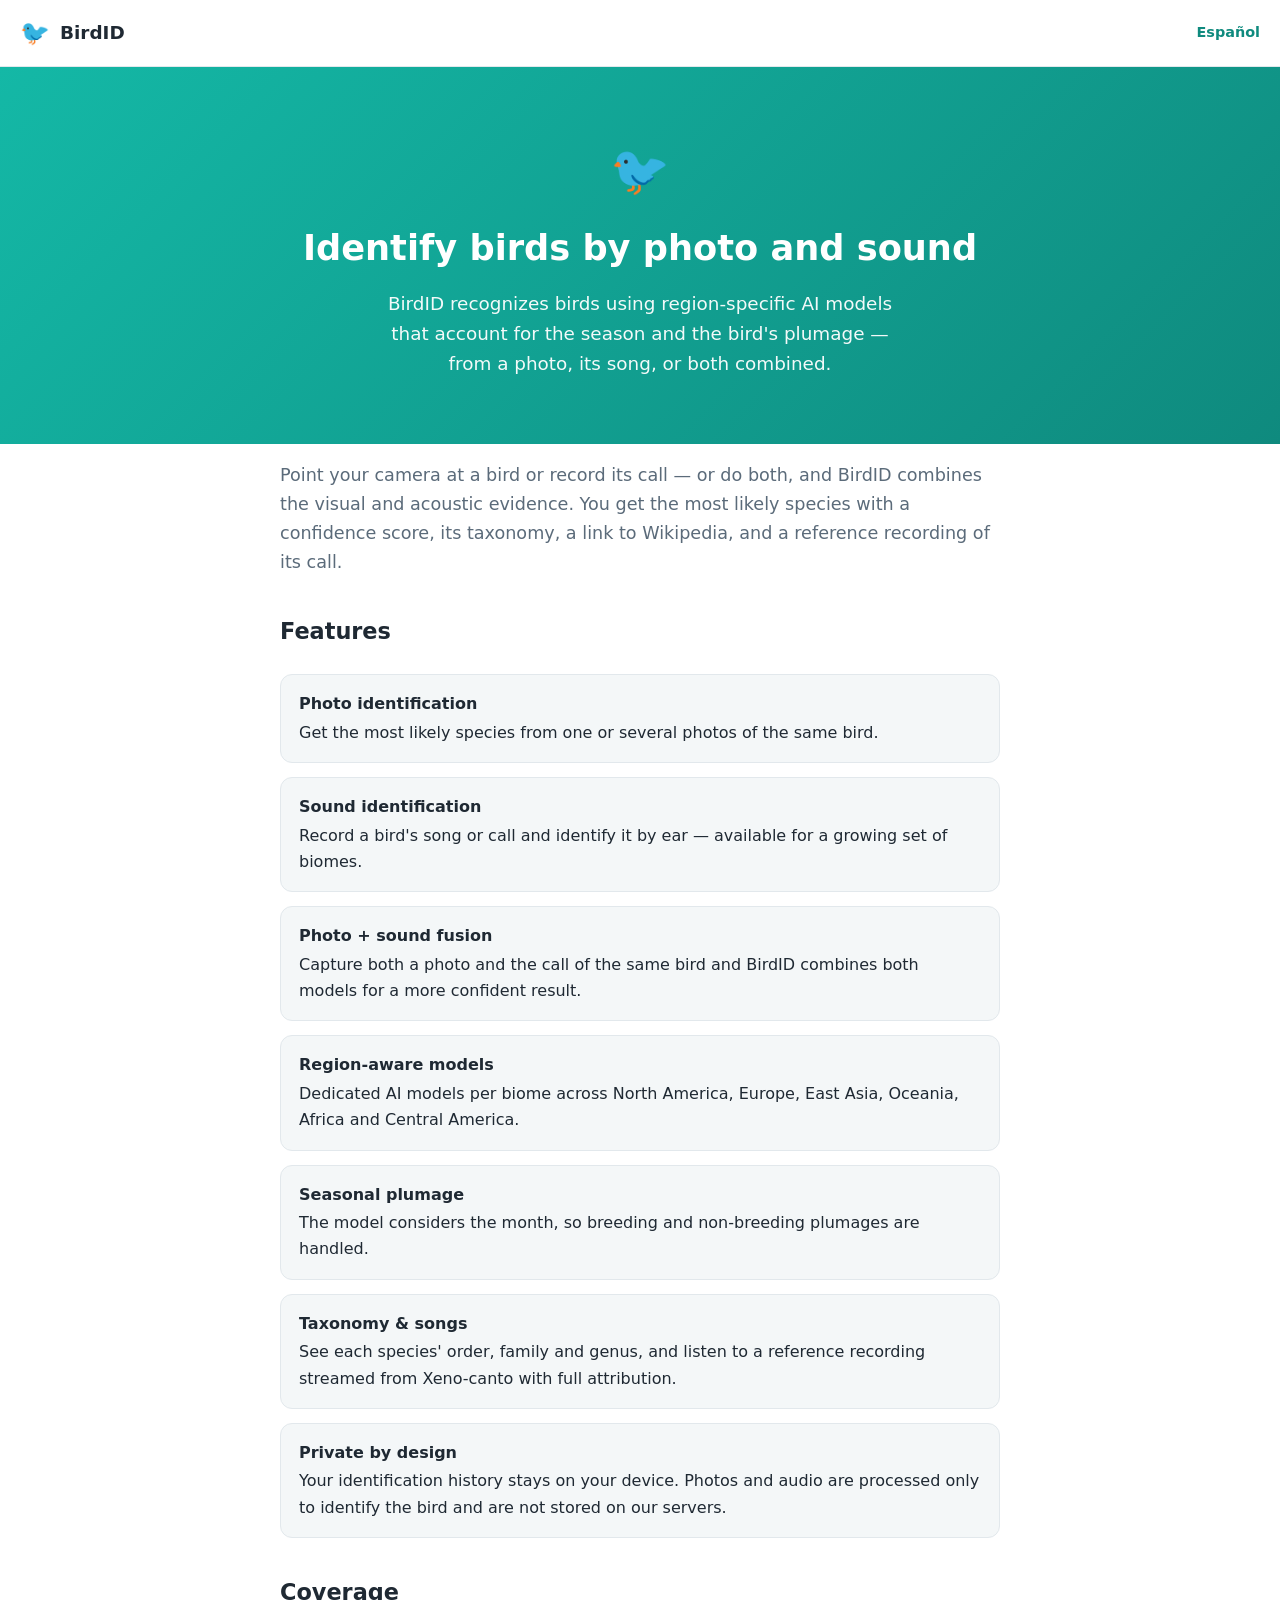
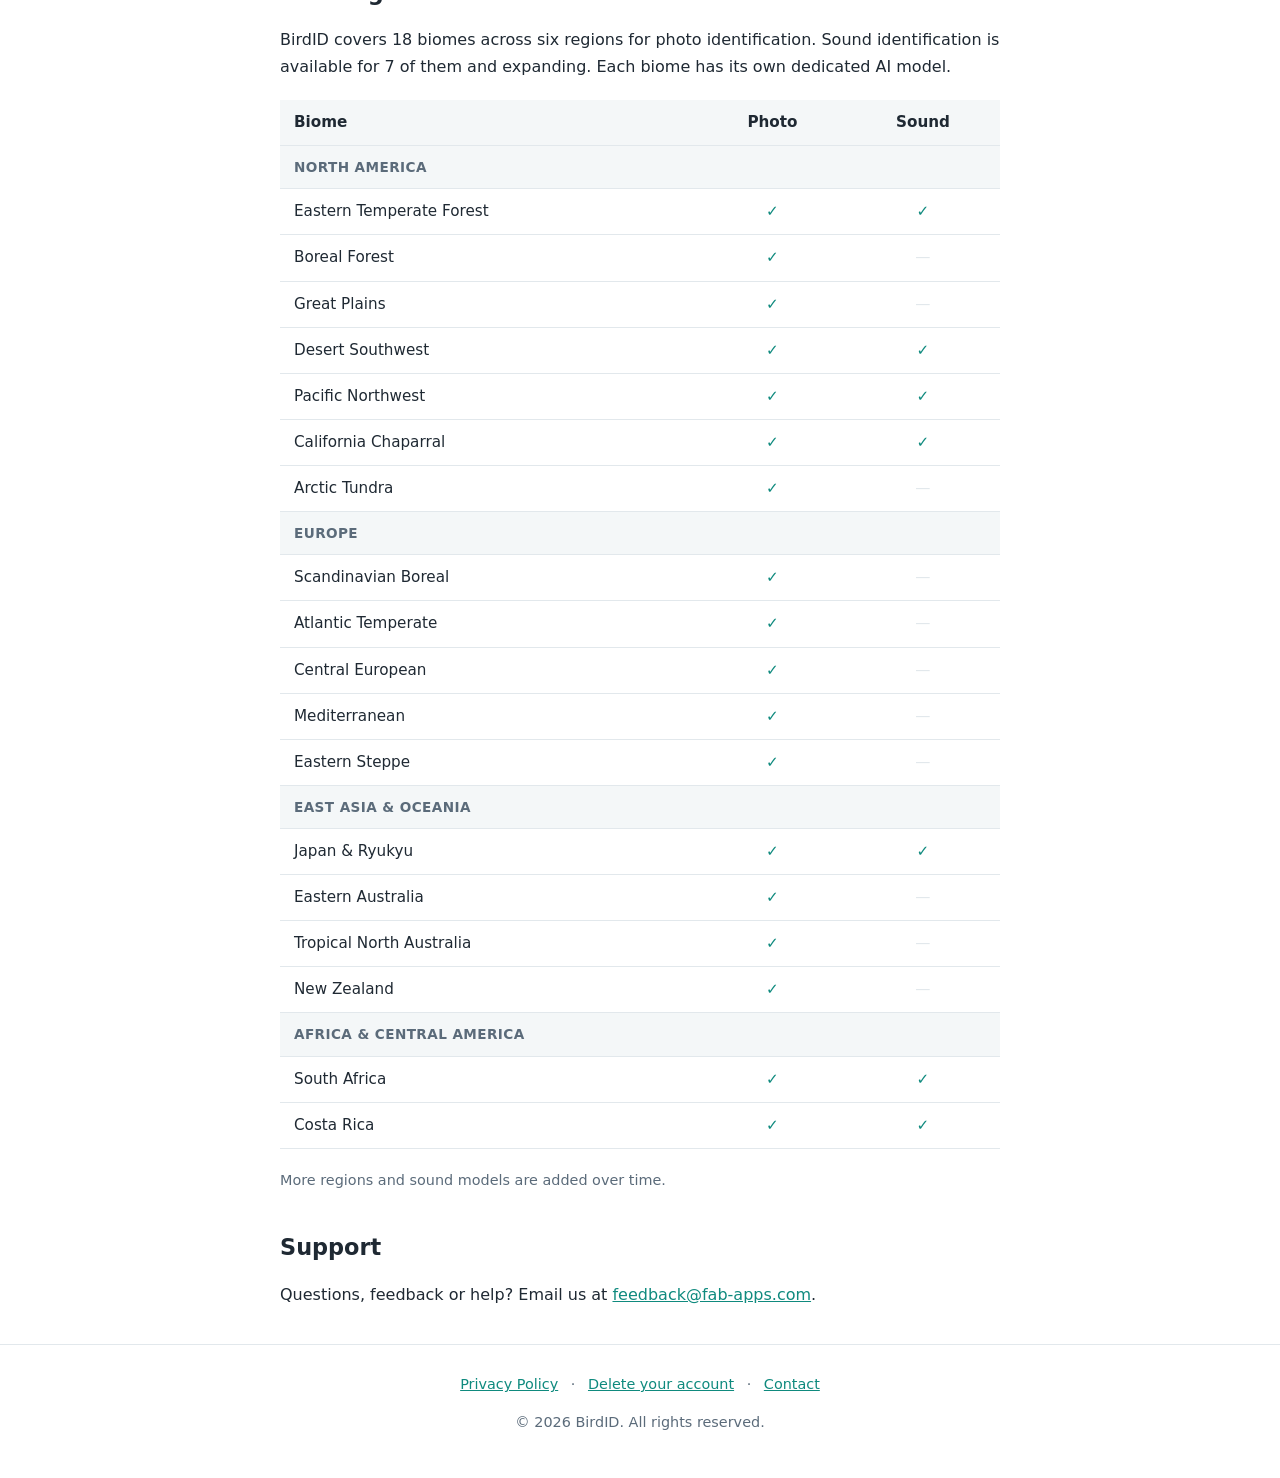
<file: index.html>
<!DOCTYPE html>
<html lang="en">
<head>
  <meta charset="UTF-8" />
  <meta name="viewport" content="width=device-width, initial-scale=1.0" />
  <title>BirdID — Bird identification by photo and sound</title>
  <meta name="description" content="BirdID identifies birds from a photo or their song using region-specific AI models, with seasonal plumage awareness and image + audio fusion." />
  <link rel="stylesheet" href="style.css" />
</head>
<body>
  <header class="site-header">
    <a class="brand" href="index.html"><span class="logo">🐦</span> BirdID</a>
    <span class="lang-switch"><a href="es/index.html">Español</a></span>
  </header>

  <div class="hero">
    <span class="emoji">🐦</span>
    <h1>Identify birds by photo and sound</h1>
    <p>BirdID recognizes birds using region-specific AI models that account for the season and the bird's plumage — from a photo, its song, or both combined.</p>
  </div>

  <main class="wrap">
    <section>
      <p class="lead">Point your camera at a bird or record its call — or do both, and BirdID combines the visual and acoustic evidence. You get the most likely species with a confidence score, its taxonomy, a link to Wikipedia, and a reference recording of its call.</p>
    </section>

    <section>
      <h2>Features</h2>
      <ul class="features">
        <li><strong>Photo identification</strong>Get the most likely species from one or several photos of the same bird.</li>
        <li><strong>Sound identification</strong>Record a bird's song or call and identify it by ear — available for a growing set of biomes.</li>
        <li><strong>Photo + sound fusion</strong>Capture both a photo and the call of the same bird and BirdID combines both models for a more confident result.</li>
        <li><strong>Region-aware models</strong>Dedicated AI models per biome across North America, Europe, East Asia, Oceania, Africa and Central America.</li>
        <li><strong>Seasonal plumage</strong>The model considers the month, so breeding and non-breeding plumages are handled.</li>
        <li><strong>Taxonomy &amp; songs</strong>See each species' order, family and genus, and listen to a reference recording streamed from Xeno-canto with full attribution.</li>
        <li><strong>Private by design</strong>Your identification history stays on your device. Photos and audio are processed only to identify the bird and are not stored on our servers.</li>
      </ul>
    </section>

    <section>
      <h2>Coverage</h2>
      <p>BirdID covers 18 biomes across six regions for photo identification. Sound identification is available for 7 of them and expanding. Each biome has its own dedicated AI model.</p>
      <div class="table-wrap">
        <table class="biomes">
          <thead>
            <tr><th>Biome</th><th class="center">Photo</th><th class="center">Sound</th></tr>
          </thead>
          <tbody>
            <tr><td class="region" colspan="3">North America</td></tr>
            <tr><td>Eastern Temperate Forest</td><td class="center yes">✓</td><td class="center yes">✓</td></tr>
            <tr><td>Boreal Forest</td><td class="center yes">✓</td><td class="center no">—</td></tr>
            <tr><td>Great Plains</td><td class="center yes">✓</td><td class="center no">—</td></tr>
            <tr><td>Desert Southwest</td><td class="center yes">✓</td><td class="center yes">✓</td></tr>
            <tr><td>Pacific Northwest</td><td class="center yes">✓</td><td class="center yes">✓</td></tr>
            <tr><td>California Chaparral</td><td class="center yes">✓</td><td class="center yes">✓</td></tr>
            <tr><td>Arctic Tundra</td><td class="center yes">✓</td><td class="center no">—</td></tr>
            <tr><td class="region" colspan="3">Europe</td></tr>
            <tr><td>Scandinavian Boreal</td><td class="center yes">✓</td><td class="center no">—</td></tr>
            <tr><td>Atlantic Temperate</td><td class="center yes">✓</td><td class="center no">—</td></tr>
            <tr><td>Central European</td><td class="center yes">✓</td><td class="center no">—</td></tr>
            <tr><td>Mediterranean</td><td class="center yes">✓</td><td class="center no">—</td></tr>
            <tr><td>Eastern Steppe</td><td class="center yes">✓</td><td class="center no">—</td></tr>
            <tr><td class="region" colspan="3">East Asia &amp; Oceania</td></tr>
            <tr><td>Japan &amp; Ryukyu</td><td class="center yes">✓</td><td class="center yes">✓</td></tr>
            <tr><td>Eastern Australia</td><td class="center yes">✓</td><td class="center no">—</td></tr>
            <tr><td>Tropical North Australia</td><td class="center yes">✓</td><td class="center no">—</td></tr>
            <tr><td>New Zealand</td><td class="center yes">✓</td><td class="center no">—</td></tr>
            <tr><td class="region" colspan="3">Africa &amp; Central America</td></tr>
            <tr><td>South Africa</td><td class="center yes">✓</td><td class="center yes">✓</td></tr>
            <tr><td>Costa Rica</td><td class="center yes">✓</td><td class="center yes">✓</td></tr>
          </tbody>
        </table>
      </div>
      <p class="meta">More regions and sound models are added over time.</p>
    </section>

    <section>
      <h2>Support</h2>
      <p>Questions, feedback or help? Email us at <a href="mailto:feedback@fab-apps.com">feedback@fab-apps.com</a>.</p>
    </section>
  </main>

  <footer class="site-footer">
    <div>
      <a href="privacy.html">Privacy Policy</a> ·
      <a href="delete-account.html">Delete your account</a> ·
      <a href="mailto:feedback@fab-apps.com">Contact</a>
    </div>
    <p class="meta">© 2026 BirdID. All rights reserved.</p>
  </footer>
</body>
</html>
</file>
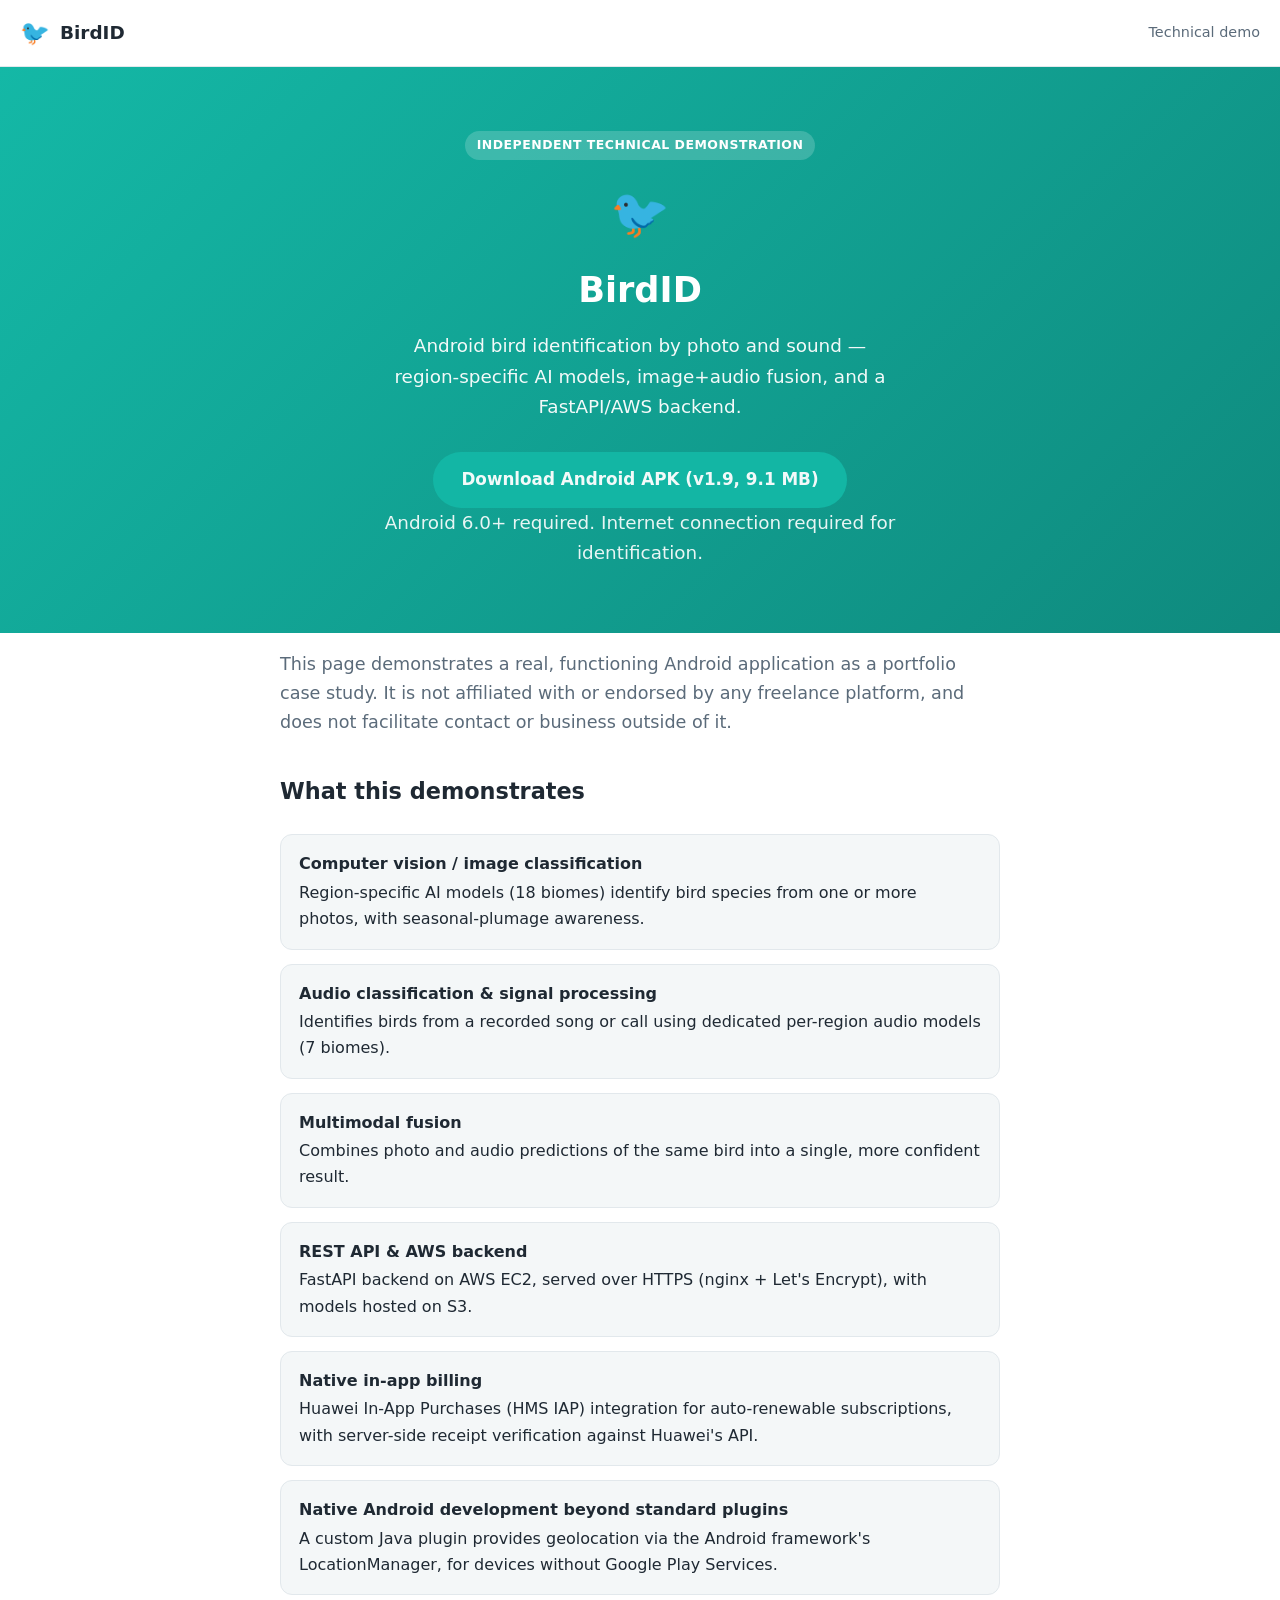
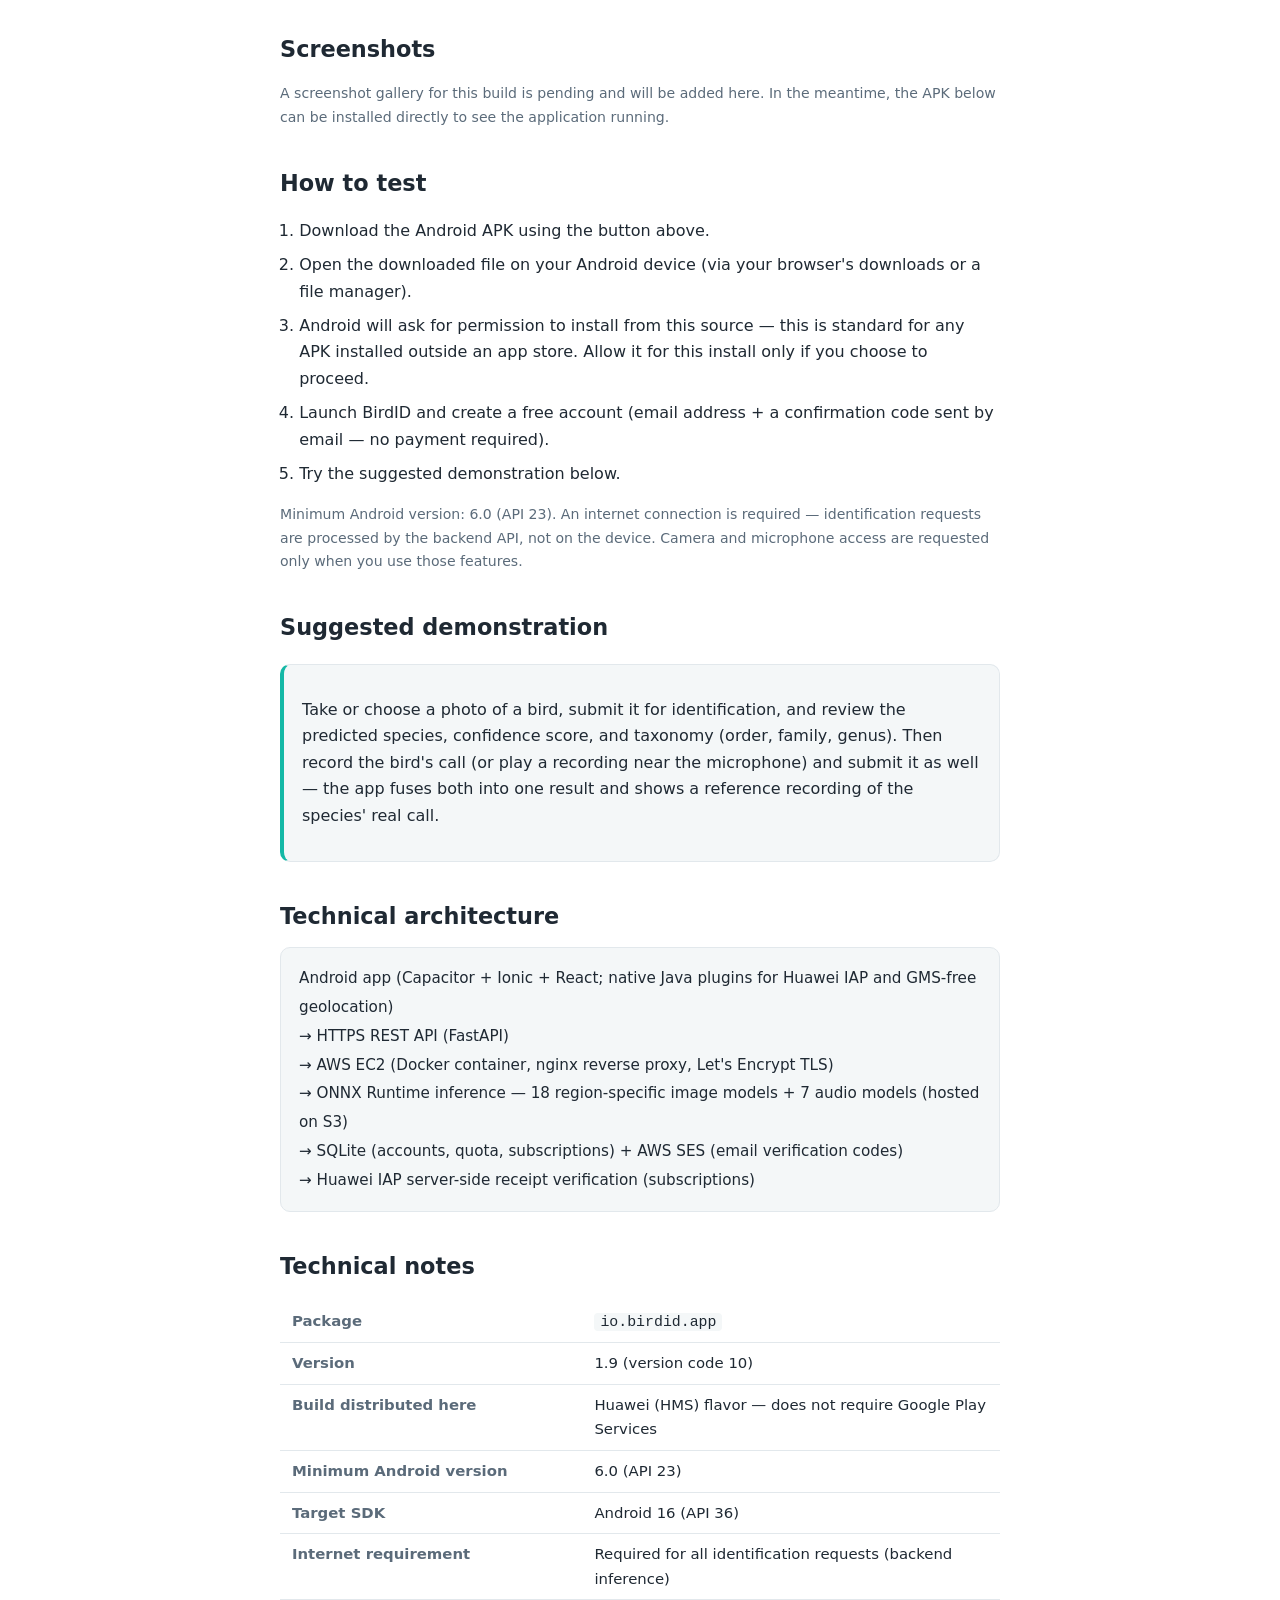
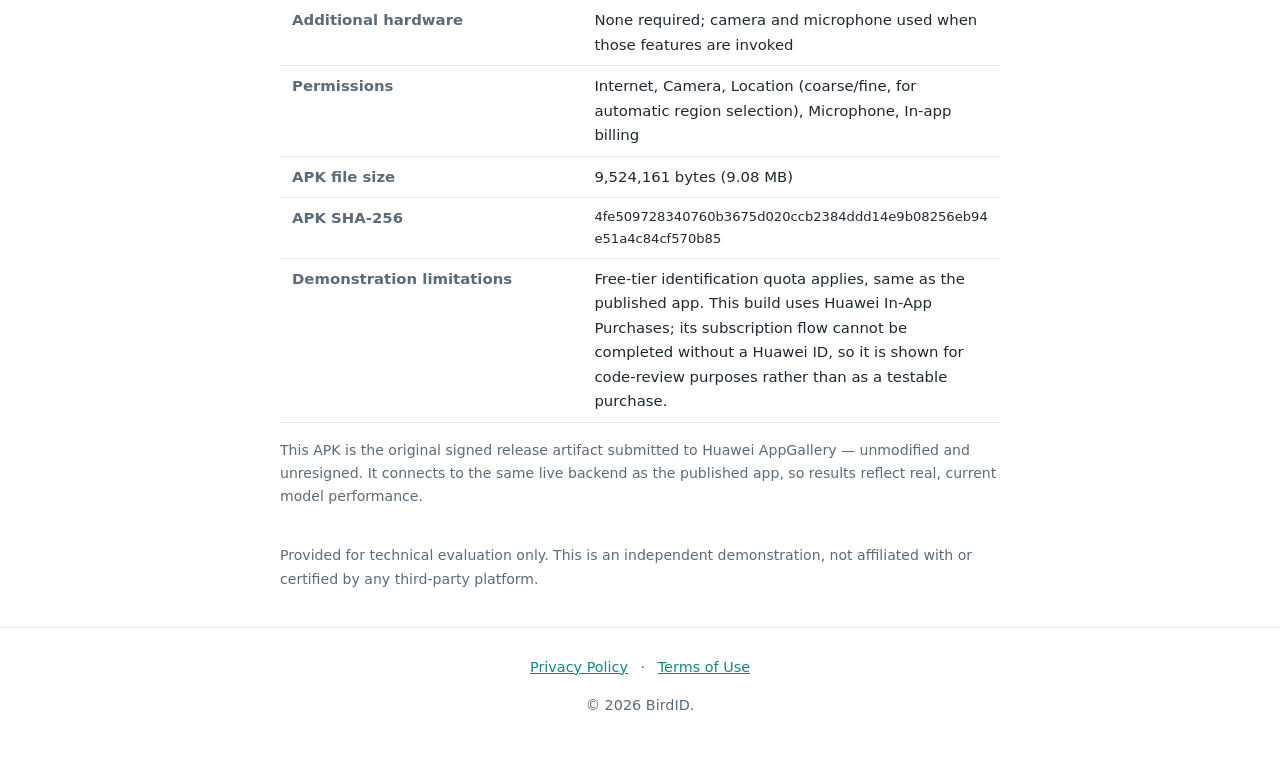
<file: demo/index.html>
<!DOCTYPE html>
<html lang="en">
<head>
  <meta charset="UTF-8" />
  <meta name="viewport" content="width=device-width, initial-scale=1.0" />
  <meta name="robots" content="noindex, follow" />
  <title>BirdID — Technical Demo</title>
  <meta name="description" content="Technical demonstration of BirdID: an Android app for bird identification by photo and sound, with a FastAPI/AWS backend and region-specific AI models. Portfolio case study." />
  <link rel="stylesheet" href="../style.css" />
  <style>
    .demo-badge {
      display: inline-block; background: rgba(255,255,255,0.18); color: #fff;
      font-size: 0.78rem; font-weight: 700; letter-spacing: 0.04em; text-transform: uppercase;
      padding: 4px 12px; border-radius: 999px; margin-bottom: 14px;
    }
    .apk-btn {
      font-size: 1.05rem; padding: 14px 28px; border-radius: 28px;
    }
    .apk-btn[aria-disabled="true"] {
      background: var(--border); color: var(--muted); pointer-events: none;
    }
    .meta-table { width: 100%; border-collapse: collapse; margin: 16px 0; font-size: 0.93rem; }
    .meta-table th, .meta-table td { text-align: left; padding: 8px 12px; border-bottom: 1px solid var(--border); vertical-align: top; }
    .meta-table th { width: 42%; color: var(--muted); font-weight: 600; white-space: nowrap; }
    .checksum { word-break: break-all; font-size: 0.82rem; }
    .arch-flow { background: var(--bg-soft); border: 1px solid var(--border); border-radius: 10px; padding: 16px 18px; font-size: 0.95rem; line-height: 1.9; }
    ol.steps { padding-left: 1.2rem; }
    ol.steps li { margin-bottom: 8px; }
    .notice { font-size: 0.88rem; color: var(--muted); }
  </style>
</head>
<body>
  <header class="site-header">
    <span class="brand"><span class="logo">🐦</span> BirdID</span>
    <span class="meta">Technical demo</span>
  </header>

  <div class="hero">
    <span class="demo-badge">Independent technical demonstration</span>
    <span class="emoji">🐦</span>
    <h1>BirdID</h1>
    <p>Android bird identification by photo and sound — region-specific AI models, image+audio fusion, and a FastAPI/AWS backend.</p>
    <p style="margin-top:22px;">
      <a class="btn apk-btn" href="birdid-v1.9-huawei.apk" download="birdid-v1.9-huawei.apk">
        Download Android APK (v1.9, 9.1 MB)
      </a>
    </p>
    <p class="notice" style="color:#fff; opacity:0.9;">Android 6.0+ required. Internet connection required for identification.</p>
  </div>

  <main class="wrap">
    <section>
      <p class="lead">This page demonstrates a real, functioning Android application as a portfolio case study. It is not affiliated with or endorsed by any freelance platform, and does not facilitate contact or business outside of it.</p>
    </section>

    <section>
      <h2>What this demonstrates</h2>
      <ul class="features">
        <li><strong>Computer vision / image classification</strong>Region-specific AI models (18 biomes) identify bird species from one or more photos, with seasonal-plumage awareness.</li>
        <li><strong>Audio classification &amp; signal processing</strong>Identifies birds from a recorded song or call using dedicated per-region audio models (7 biomes).</li>
        <li><strong>Multimodal fusion</strong>Combines photo and audio predictions of the same bird into a single, more confident result.</li>
        <li><strong>REST API &amp; AWS backend</strong>FastAPI backend on AWS EC2, served over HTTPS (nginx + Let's Encrypt), with models hosted on S3.</li>
        <li><strong>Native in-app billing</strong>Huawei In-App Purchases (HMS IAP) integration for auto-renewable subscriptions, with server-side receipt verification against Huawei's API.</li>
        <li><strong>Native Android development beyond standard plugins</strong>A custom Java plugin provides geolocation via the Android framework's LocationManager, for devices without Google Play Services.</li>
      </ul>
    </section>

    <section>
      <h2>Screenshots</h2>
      <p class="notice">A screenshot gallery for this build is pending and will be added here. In the meantime, the APK below can be installed directly to see the application running.</p>
    </section>

    <section>
      <h2>How to test</h2>
      <ol class="steps">
        <li>Download the Android APK using the button above.</li>
        <li>Open the downloaded file on your Android device (via your browser's downloads or a file manager).</li>
        <li>Android will ask for permission to install from this source — this is standard for any APK installed outside an app store. Allow it for this install only if you choose to proceed.</li>
        <li>Launch BirdID and create a free account (email address + a confirmation code sent by email — no payment required).</li>
        <li>Try the suggested demonstration below.</li>
      </ol>
      <p class="notice">Minimum Android version: 6.0 (API 23). An internet connection is required — identification requests are processed by the backend API, not on the device. Camera and microphone access are requested only when you use those features.</p>
    </section>

    <section>
      <h2>Suggested demonstration</h2>
      <div class="card">
        <p>Take or choose a photo of a bird, submit it for identification, and review the predicted species, confidence score, and taxonomy (order, family, genus). Then record the bird's call (or play a recording near the microphone) and submit it as well — the app fuses both into one result and shows a reference recording of the species' real call.</p>
      </div>
    </section>

    <section>
      <h2>Technical architecture</h2>
      <div class="arch-flow">
        Android app (Capacitor + Ionic + React; native Java plugins for Huawei IAP and GMS-free geolocation)<br>
        → HTTPS REST API (FastAPI)<br>
        → AWS EC2 (Docker container, nginx reverse proxy, Let's Encrypt TLS)<br>
        → ONNX Runtime inference — 18 region-specific image models + 7 audio models (hosted on S3)<br>
        → SQLite (accounts, quota, subscriptions) + AWS SES (email verification codes)<br>
        → Huawei IAP server-side receipt verification (subscriptions)
      </div>
    </section>

    <section>
      <h2>Technical notes</h2>
      <table class="meta-table">
        <tr><th>Package</th><td><code>io.birdid.app</code></td></tr>
        <tr><th>Version</th><td>1.9 (version code 10)</td></tr>
        <tr><th>Build distributed here</th><td>Huawei (HMS) flavor — does not require Google Play Services</td></tr>
        <tr><th>Minimum Android version</th><td>6.0 (API 23)</td></tr>
        <tr><th>Target SDK</th><td>Android 16 (API 36)</td></tr>
        <tr><th>Internet requirement</th><td>Required for all identification requests (backend inference)</td></tr>
        <tr><th>Additional hardware</th><td>None required; camera and microphone used when those features are invoked</td></tr>
        <tr><th>Permissions</th><td>Internet, Camera, Location (coarse/fine, for automatic region selection), Microphone, In-app billing</td></tr>
        <tr><th>APK file size</th><td>9,524,161 bytes (9.08 MB)</td></tr>
        <tr><th>APK SHA-256</th><td class="checksum">4fe509728340760b3675d020ccb2384ddd14e9b08256eb94e51a4c84cf570b85</td></tr>
        <tr><th>Demonstration limitations</th><td>Free-tier identification quota applies, same as the published app. This build uses Huawei In-App Purchases; its subscription flow cannot be completed without a Huawei ID, so it is shown for code-review purposes rather than as a testable purchase.</td></tr>
      </table>
      <p class="notice">This APK is the original signed release artifact submitted to Huawei AppGallery — unmodified and unresigned. It connects to the same live backend as the published app, so results reflect real, current model performance.</p>
    </section>

    <section>
      <p class="notice">Provided for technical evaluation only. This is an independent demonstration, not affiliated with or certified by any third-party platform.</p>
    </section>
  </main>

  <footer class="site-footer">
    <div>
      <a href="../privacy.html">Privacy Policy</a> ·
      <a href="../terms.html">Terms of Use</a>
    </div>
    <p class="meta">© 2026 BirdID.</p>
  </footer>
</body>
</html>
</file>
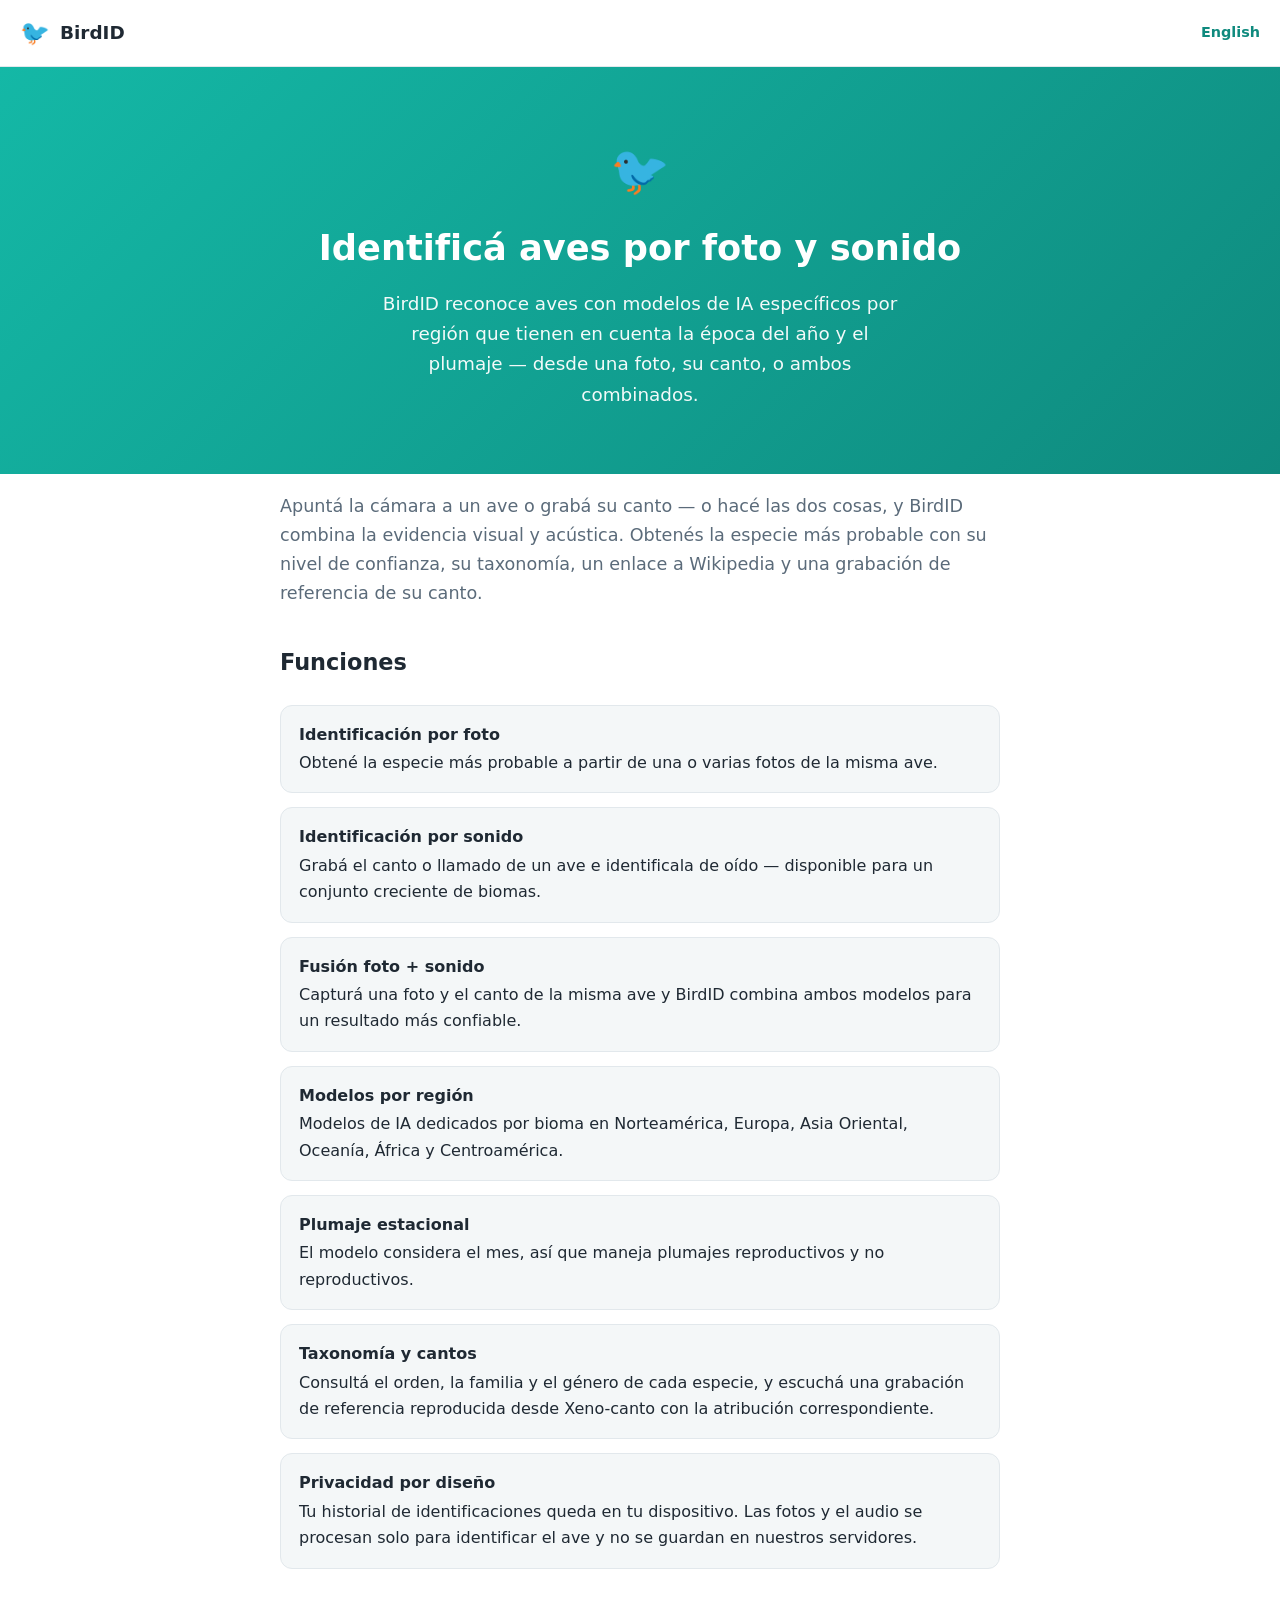
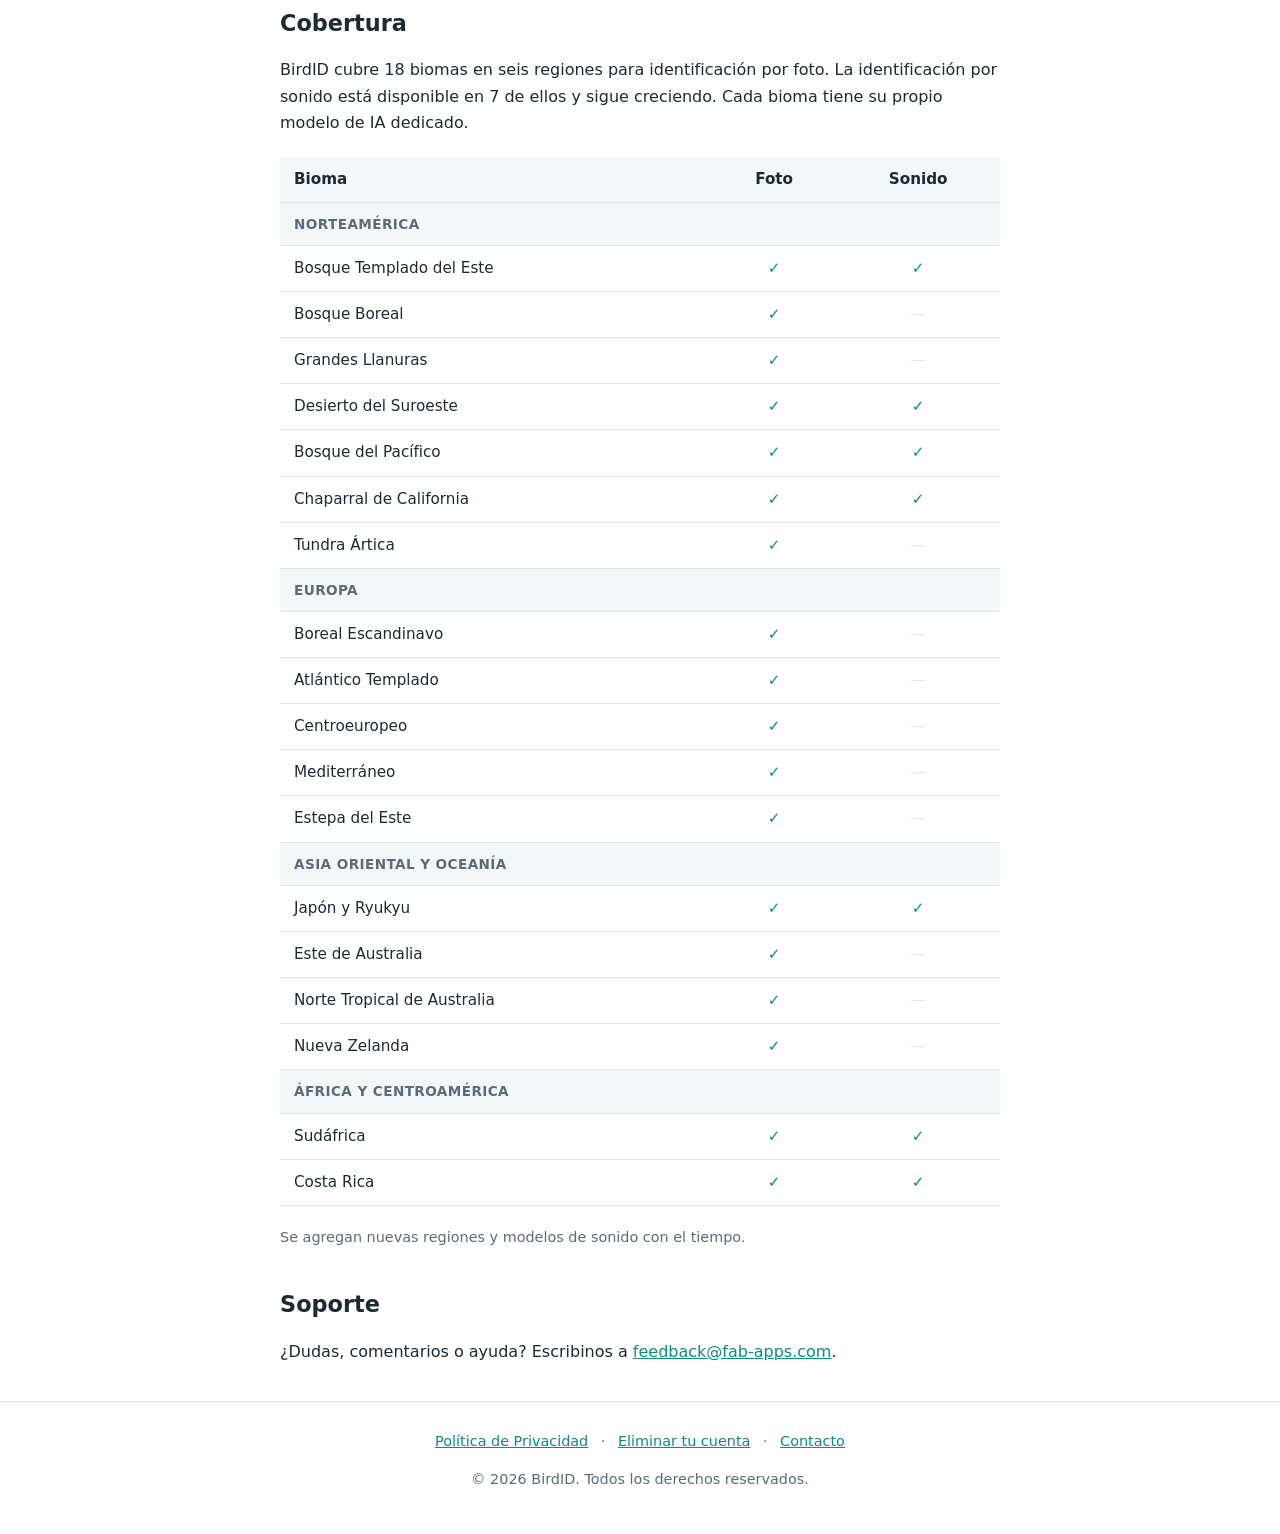
<file: es/index.html>
<!DOCTYPE html>
<html lang="es">
<head>
  <meta charset="UTF-8" />
  <meta name="viewport" content="width=device-width, initial-scale=1.0" />
  <title>BirdID — Identificación de aves por foto y sonido</title>
  <meta name="description" content="BirdID identifica aves a partir de una foto o su canto usando modelos de IA por región, con plumaje estacional y fusión de imagen + audio." />
  <link rel="stylesheet" href="../style.css" />
</head>
<body>
  <header class="site-header">
    <a class="brand" href="index.html"><span class="logo">🐦</span> BirdID</a>
    <span class="lang-switch"><a href="../index.html">English</a></span>
  </header>

  <div class="hero">
    <span class="emoji">🐦</span>
    <h1>Identificá aves por foto y sonido</h1>
    <p>BirdID reconoce aves con modelos de IA específicos por región que tienen en cuenta la época del año y el plumaje — desde una foto, su canto, o ambos combinados.</p>
  </div>

  <main class="wrap">
    <section>
      <p class="lead">Apuntá la cámara a un ave o grabá su canto — o hacé las dos cosas, y BirdID combina la evidencia visual y acústica. Obtenés la especie más probable con su nivel de confianza, su taxonomía, un enlace a Wikipedia y una grabación de referencia de su canto.</p>
    </section>

    <section>
      <h2>Funciones</h2>
      <ul class="features">
        <li><strong>Identificación por foto</strong>Obtené la especie más probable a partir de una o varias fotos de la misma ave.</li>
        <li><strong>Identificación por sonido</strong>Grabá el canto o llamado de un ave e identificala de oído — disponible para un conjunto creciente de biomas.</li>
        <li><strong>Fusión foto + sonido</strong>Capturá una foto y el canto de la misma ave y BirdID combina ambos modelos para un resultado más confiable.</li>
        <li><strong>Modelos por región</strong>Modelos de IA dedicados por bioma en Norteamérica, Europa, Asia Oriental, Oceanía, África y Centroamérica.</li>
        <li><strong>Plumaje estacional</strong>El modelo considera el mes, así que maneja plumajes reproductivos y no reproductivos.</li>
        <li><strong>Taxonomía y cantos</strong>Consultá el orden, la familia y el género de cada especie, y escuchá una grabación de referencia reproducida desde Xeno-canto con la atribución correspondiente.</li>
        <li><strong>Privacidad por diseño</strong>Tu historial de identificaciones queda en tu dispositivo. Las fotos y el audio se procesan solo para identificar el ave y no se guardan en nuestros servidores.</li>
      </ul>
    </section>

    <section>
      <h2>Cobertura</h2>
      <p>BirdID cubre 18 biomas en seis regiones para identificación por foto. La identificación por sonido está disponible en 7 de ellos y sigue creciendo. Cada bioma tiene su propio modelo de IA dedicado.</p>
      <div class="table-wrap">
        <table class="biomes">
          <thead>
            <tr><th>Bioma</th><th class="center">Foto</th><th class="center">Sonido</th></tr>
          </thead>
          <tbody>
            <tr><td class="region" colspan="3">Norteamérica</td></tr>
            <tr><td>Bosque Templado del Este</td><td class="center yes">✓</td><td class="center yes">✓</td></tr>
            <tr><td>Bosque Boreal</td><td class="center yes">✓</td><td class="center no">—</td></tr>
            <tr><td>Grandes Llanuras</td><td class="center yes">✓</td><td class="center no">—</td></tr>
            <tr><td>Desierto del Suroeste</td><td class="center yes">✓</td><td class="center yes">✓</td></tr>
            <tr><td>Bosque del Pacífico</td><td class="center yes">✓</td><td class="center yes">✓</td></tr>
            <tr><td>Chaparral de California</td><td class="center yes">✓</td><td class="center yes">✓</td></tr>
            <tr><td>Tundra Ártica</td><td class="center yes">✓</td><td class="center no">—</td></tr>
            <tr><td class="region" colspan="3">Europa</td></tr>
            <tr><td>Boreal Escandinavo</td><td class="center yes">✓</td><td class="center no">—</td></tr>
            <tr><td>Atlántico Templado</td><td class="center yes">✓</td><td class="center no">—</td></tr>
            <tr><td>Centroeuropeo</td><td class="center yes">✓</td><td class="center no">—</td></tr>
            <tr><td>Mediterráneo</td><td class="center yes">✓</td><td class="center no">—</td></tr>
            <tr><td>Estepa del Este</td><td class="center yes">✓</td><td class="center no">—</td></tr>
            <tr><td class="region" colspan="3">Asia Oriental y Oceanía</td></tr>
            <tr><td>Japón y Ryukyu</td><td class="center yes">✓</td><td class="center yes">✓</td></tr>
            <tr><td>Este de Australia</td><td class="center yes">✓</td><td class="center no">—</td></tr>
            <tr><td>Norte Tropical de Australia</td><td class="center yes">✓</td><td class="center no">—</td></tr>
            <tr><td>Nueva Zelanda</td><td class="center yes">✓</td><td class="center no">—</td></tr>
            <tr><td class="region" colspan="3">África y Centroamérica</td></tr>
            <tr><td>Sudáfrica</td><td class="center yes">✓</td><td class="center yes">✓</td></tr>
            <tr><td>Costa Rica</td><td class="center yes">✓</td><td class="center yes">✓</td></tr>
          </tbody>
        </table>
      </div>
      <p class="meta">Se agregan nuevas regiones y modelos de sonido con el tiempo.</p>
    </section>

    <section>
      <h2>Soporte</h2>
      <p>¿Dudas, comentarios o ayuda? Escribinos a <a href="mailto:feedback@fab-apps.com">feedback@fab-apps.com</a>.</p>
    </section>
  </main>

  <footer class="site-footer">
    <div>
      <a href="privacy.html">Política de Privacidad</a> ·
      <a href="delete-account.html">Eliminar tu cuenta</a> ·
      <a href="mailto:feedback@fab-apps.com">Contacto</a>
    </div>
    <p class="meta">© 2026 BirdID. Todos los derechos reservados.</p>
  </footer>
</body>
</html>
</file>
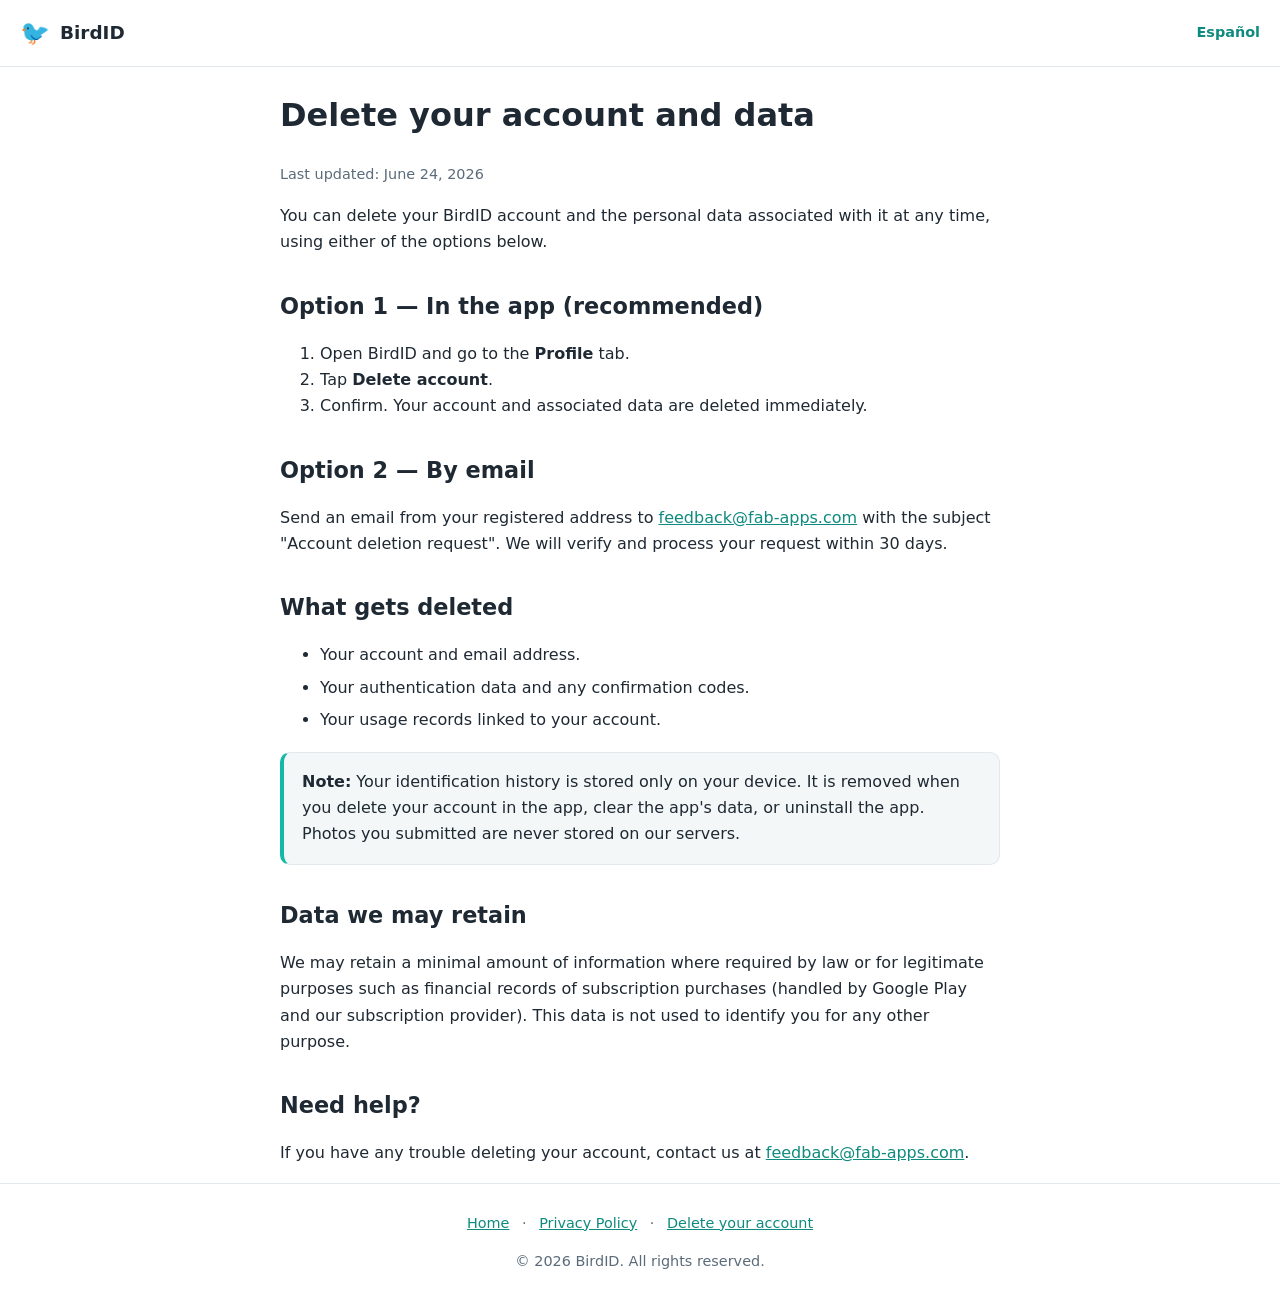
<file: delete-account.html>
<!DOCTYPE html>
<html lang="en">
<head>
  <meta charset="UTF-8" />
  <meta name="viewport" content="width=device-width, initial-scale=1.0" />
  <title>BirdID — Delete your account</title>
  <link rel="stylesheet" href="style.css" />
</head>
<body>
  <header class="site-header">
    <a class="brand" href="index.html"><span class="logo">🐦</span> BirdID</a>
    <span class="lang-switch"><a href="es/delete-account.html">Español</a></span>
  </header>

  <main class="wrap">
    <h1>Delete your account and data</h1>
    <p class="meta">Last updated: June 24, 2026</p>

    <p>You can delete your BirdID account and the personal data associated with it at any time, using either of the options below.</p>

    <h2>Option 1 — In the app (recommended)</h2>
    <ol class="tight">
      <li>Open BirdID and go to the <strong>Profile</strong> tab.</li>
      <li>Tap <strong>Delete account</strong>.</li>
      <li>Confirm. Your account and associated data are deleted immediately.</li>
    </ol>

    <h2>Option 2 — By email</h2>
    <p>Send an email from your registered address to
      <a href="mailto:feedback@fab-apps.com?subject=Account%20deletion%20request">feedback@fab-apps.com</a>
      with the subject "Account deletion request". We will verify and process your request within 30 days.</p>

    <h2>What gets deleted</h2>
    <ul class="tight">
      <li>Your account and email address.</li>
      <li>Your authentication data and any confirmation codes.</li>
      <li>Your usage records linked to your account.</li>
    </ul>
    <div class="card">
      <strong>Note:</strong> Your identification history is stored only on your device. It is removed when you delete your account in the app, clear the app's data, or uninstall the app. Photos you submitted are never stored on our servers.
    </div>

    <h2>Data we may retain</h2>
    <p>We may retain a minimal amount of information where required by law or for legitimate purposes such as financial records of subscription purchases (handled by Google Play and our subscription provider). This data is not used to identify you for any other purpose.</p>

    <h2>Need help?</h2>
    <p>If you have any trouble deleting your account, contact us at <a href="mailto:feedback@fab-apps.com">feedback@fab-apps.com</a>.</p>
  </main>

  <footer class="site-footer">
    <div>
      <a href="index.html">Home</a> ·
      <a href="privacy.html">Privacy Policy</a> ·
      <a href="delete-account.html">Delete your account</a>
    </div>
    <p class="meta">© 2026 BirdID. All rights reserved.</p>
  </footer>
</body>
</html>
</file>
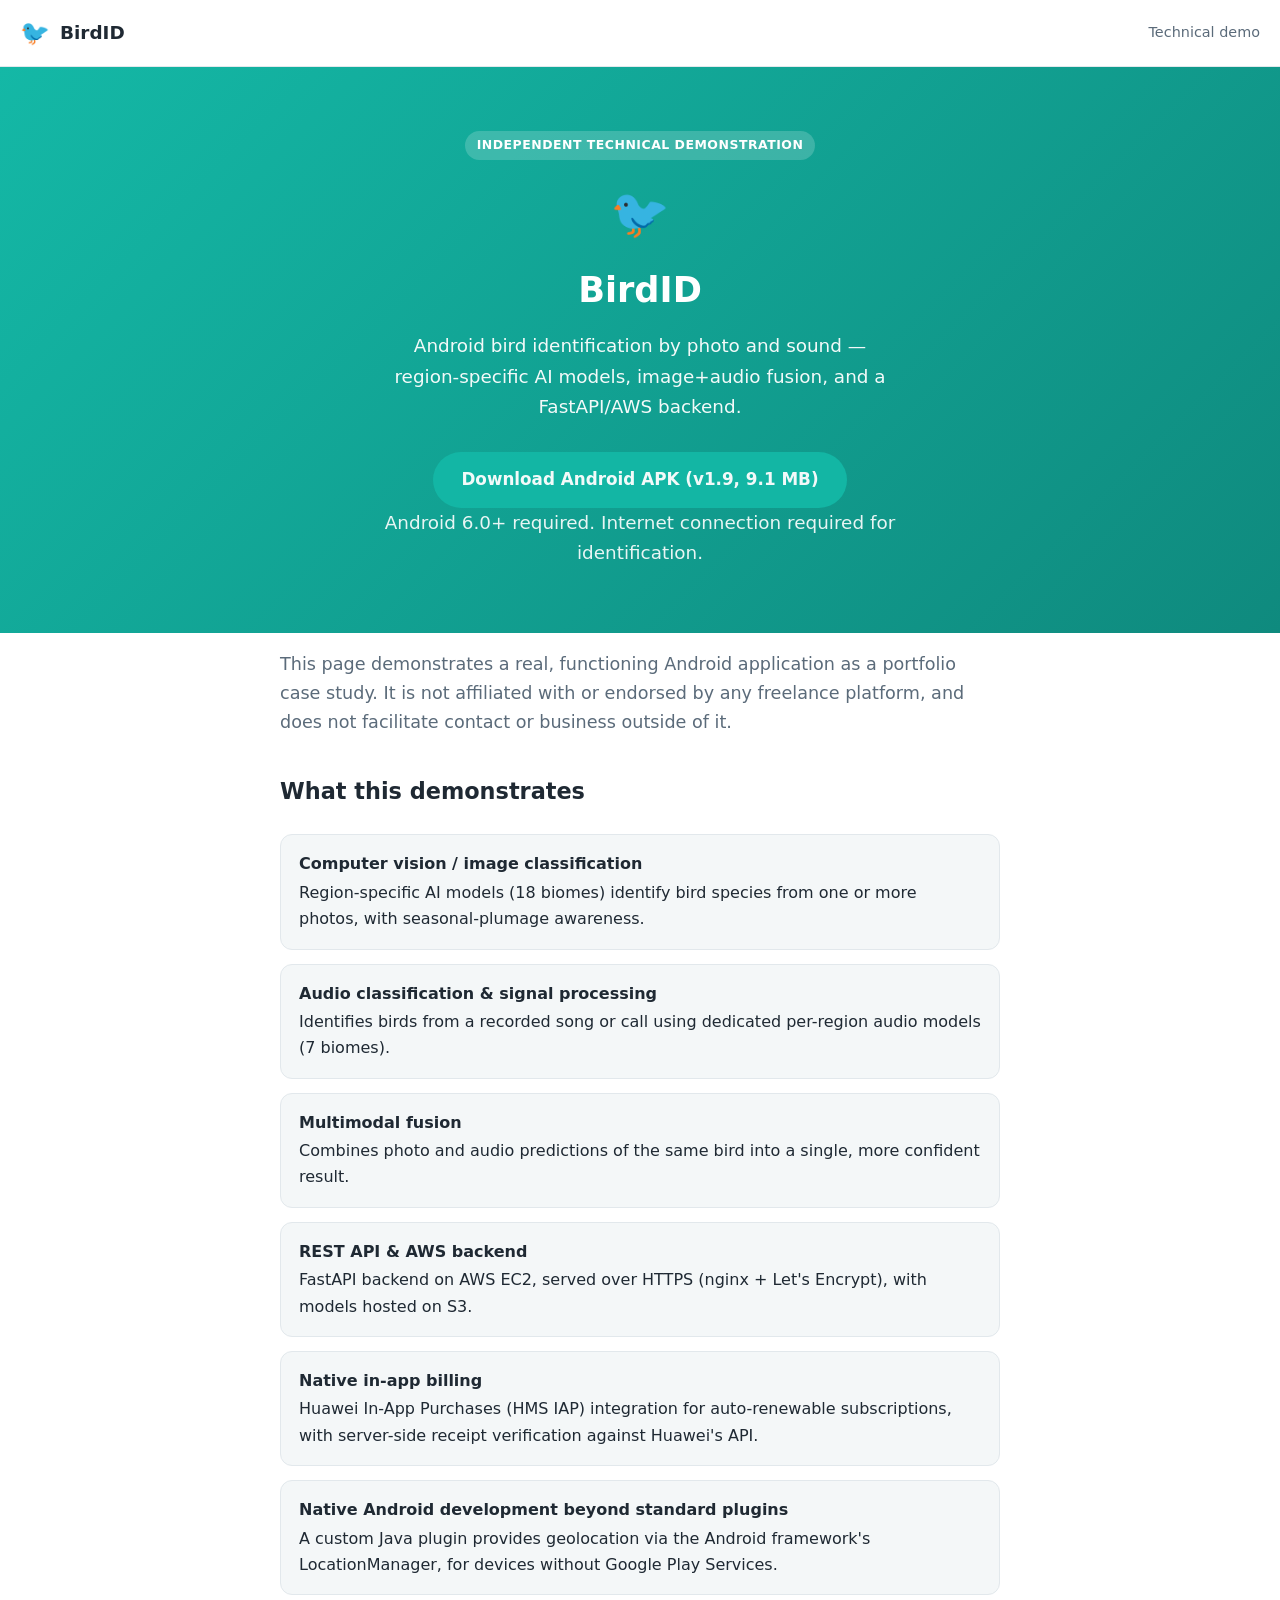
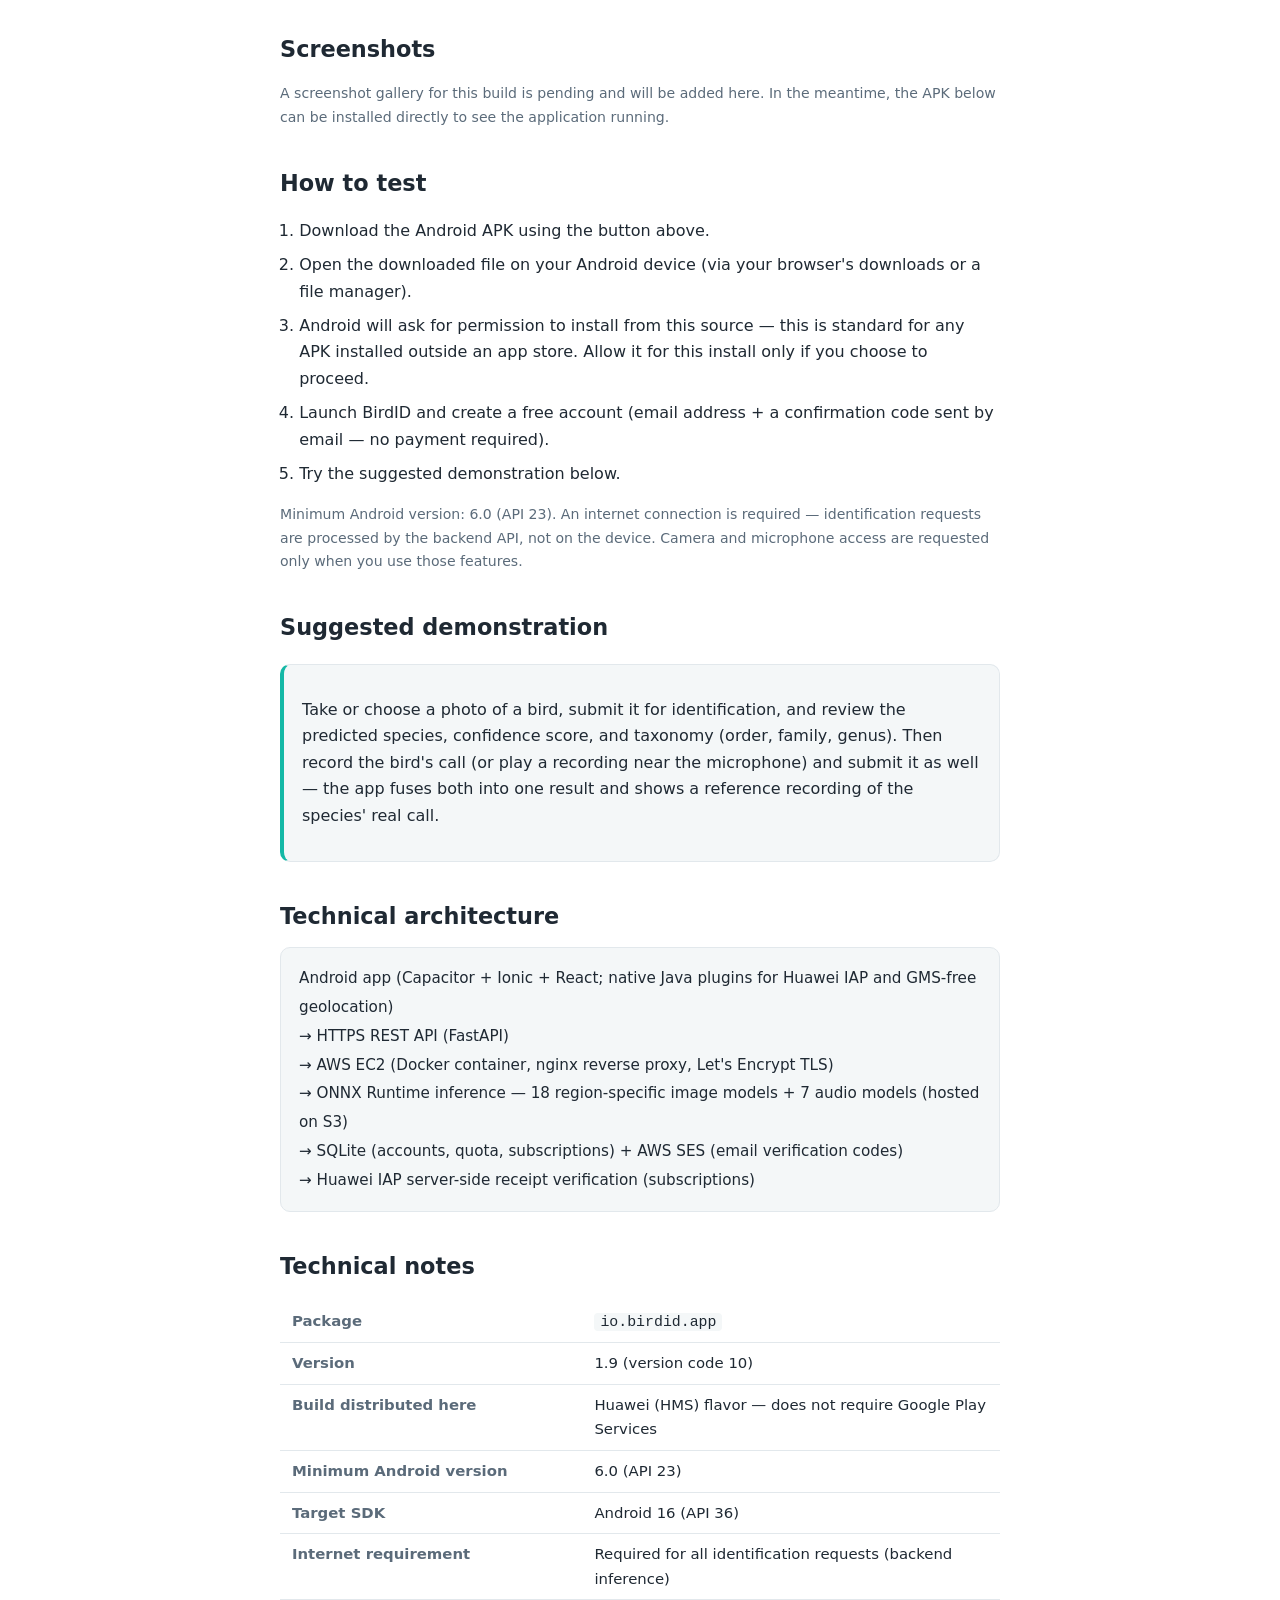
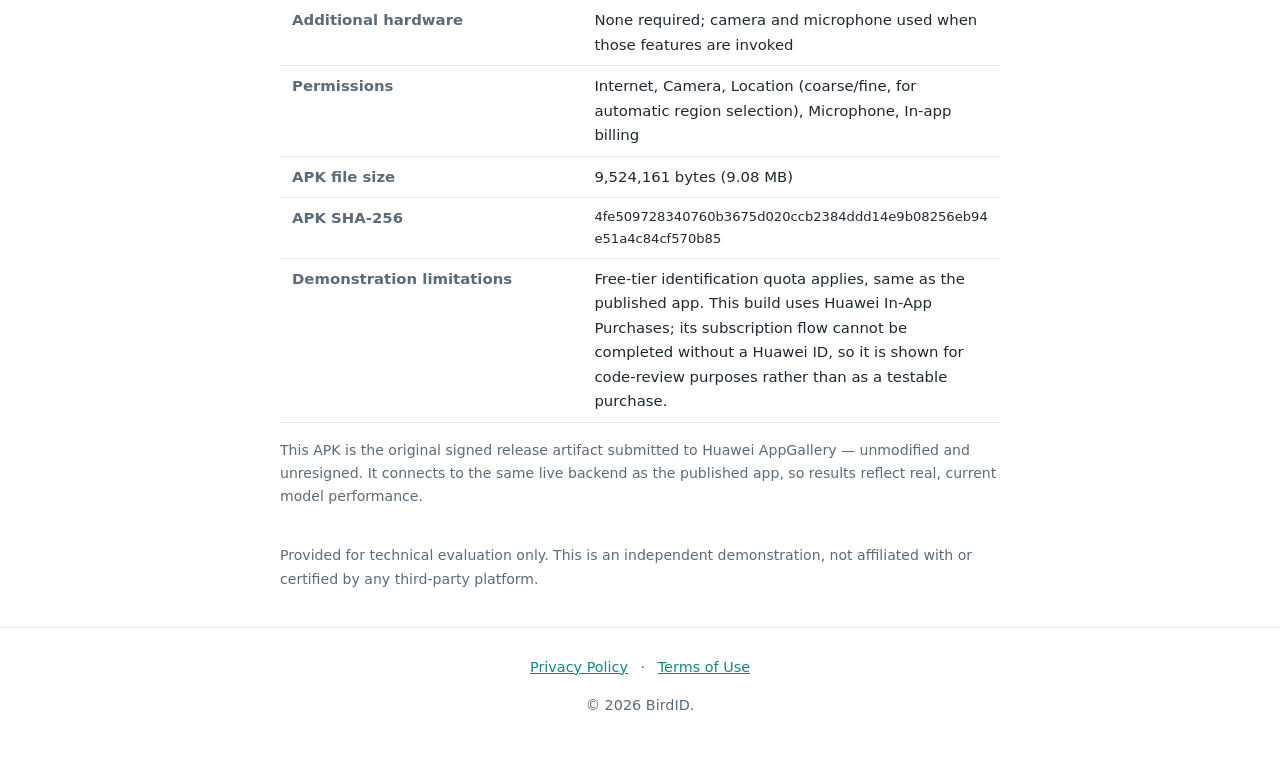
<file: demo.html>
<!DOCTYPE html>
<html lang="en">
<head>
  <meta charset="UTF-8" />
  <meta name="robots" content="noindex, follow" />
  <meta http-equiv="refresh" content="0; url=demo/" />
  <link rel="canonical" href="demo/" />
  <title>BirdID — Technical Demo</title>
</head>
<body>
  <p>Redirecting to <a href="demo/">the demo page</a>…</p>
</body>
</html>
</file>
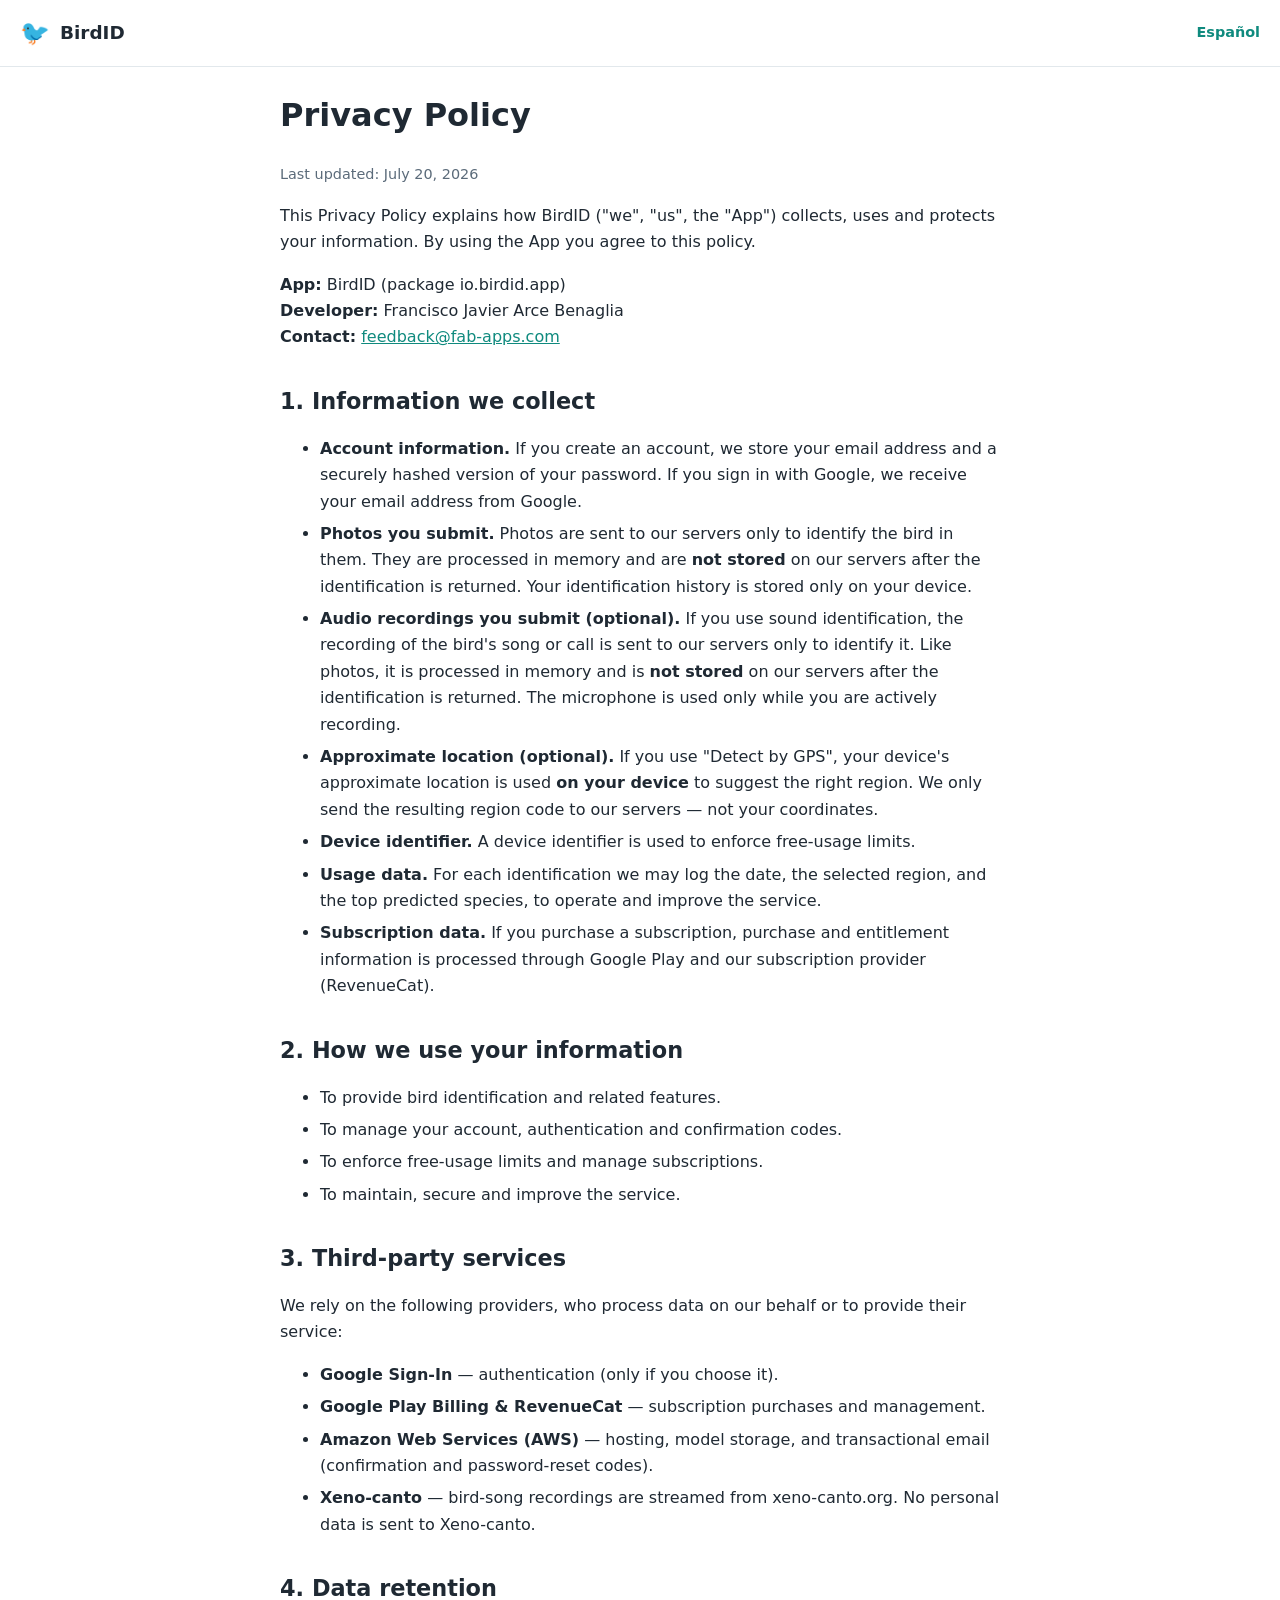
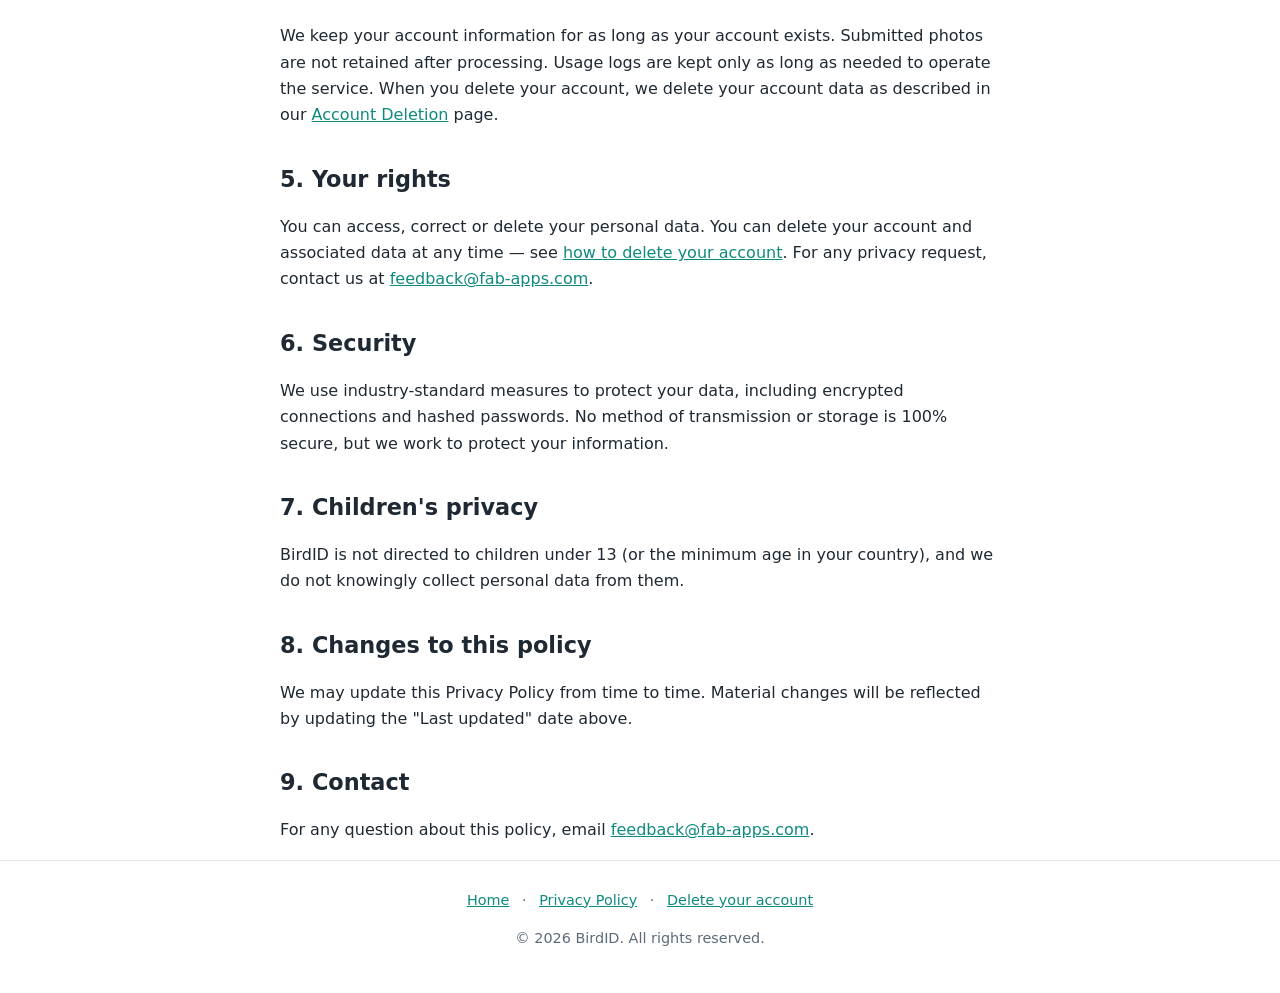
<file: privacy.html>
<!DOCTYPE html>
<html lang="en">
<head>
  <meta charset="UTF-8" />
  <meta name="viewport" content="width=device-width, initial-scale=1.0" />
  <title>BirdID — Privacy Policy</title>
  <link rel="stylesheet" href="style.css" />
</head>
<body>
  <header class="site-header">
    <a class="brand" href="index.html"><span class="logo">🐦</span> BirdID</a>
    <span class="lang-switch"><a href="es/privacy.html">Español</a></span>
  </header>

  <main class="wrap">
    <h1>Privacy Policy</h1>
    <p class="meta">Last updated: July 20, 2026</p>

    <p>This Privacy Policy explains how BirdID ("we", "us", the "App") collects, uses and protects your information. By using the App you agree to this policy.</p>
    <p><strong>App:</strong> BirdID (package io.birdid.app)<br><strong>Developer:</strong> Francisco Javier Arce Benaglia<br><strong>Contact:</strong> <a href="mailto:feedback@fab-apps.com">feedback@fab-apps.com</a></p>

    <h2>1. Information we collect</h2>
    <ul class="tight">
      <li><strong>Account information.</strong> If you create an account, we store your email address and a securely hashed version of your password. If you sign in with Google, we receive your email address from Google.</li>
      <li><strong>Photos you submit.</strong> Photos are sent to our servers only to identify the bird in them. They are processed in memory and are <strong>not stored</strong> on our servers after the identification is returned. Your identification history is stored only on your device.</li>
      <li><strong>Audio recordings you submit (optional).</strong> If you use sound identification, the recording of the bird's song or call is sent to our servers only to identify it. Like photos, it is processed in memory and is <strong>not stored</strong> on our servers after the identification is returned. The microphone is used only while you are actively recording.</li>
      <li><strong>Approximate location (optional).</strong> If you use "Detect by GPS", your device's approximate location is used <strong>on your device</strong> to suggest the right region. We only send the resulting region code to our servers — not your coordinates.</li>
      <li><strong>Device identifier.</strong> A device identifier is used to enforce free-usage limits.</li>
      <li><strong>Usage data.</strong> For each identification we may log the date, the selected region, and the top predicted species, to operate and improve the service.</li>
      <li><strong>Subscription data.</strong> If you purchase a subscription, purchase and entitlement information is processed through Google Play and our subscription provider (RevenueCat).</li>
    </ul>

    <h2>2. How we use your information</h2>
    <ul class="tight">
      <li>To provide bird identification and related features.</li>
      <li>To manage your account, authentication and confirmation codes.</li>
      <li>To enforce free-usage limits and manage subscriptions.</li>
      <li>To maintain, secure and improve the service.</li>
    </ul>

    <h2>3. Third-party services</h2>
    <p>We rely on the following providers, who process data on our behalf or to provide their service:</p>
    <ul class="tight">
      <li><strong>Google Sign-In</strong> — authentication (only if you choose it).</li>
      <li><strong>Google Play Billing &amp; RevenueCat</strong> — subscription purchases and management.</li>
      <li><strong>Amazon Web Services (AWS)</strong> — hosting, model storage, and transactional email (confirmation and password-reset codes).</li>
      <li><strong>Xeno-canto</strong> — bird-song recordings are streamed from xeno-canto.org. No personal data is sent to Xeno-canto.</li>
    </ul>

    <h2>4. Data retention</h2>
    <p>We keep your account information for as long as your account exists. Submitted photos are not retained after processing. Usage logs are kept only as long as needed to operate the service. When you delete your account, we delete your account data as described in our <a href="delete-account.html">Account Deletion</a> page.</p>

    <h2>5. Your rights</h2>
    <p>You can access, correct or delete your personal data. You can delete your account and associated data at any time — see <a href="delete-account.html">how to delete your account</a>. For any privacy request, contact us at <a href="mailto:feedback@fab-apps.com">feedback@fab-apps.com</a>.</p>

    <h2>6. Security</h2>
    <p>We use industry-standard measures to protect your data, including encrypted connections and hashed passwords. No method of transmission or storage is 100% secure, but we work to protect your information.</p>

    <h2>7. Children's privacy</h2>
    <p>BirdID is not directed to children under 13 (or the minimum age in your country), and we do not knowingly collect personal data from them.</p>

    <h2>8. Changes to this policy</h2>
    <p>We may update this Privacy Policy from time to time. Material changes will be reflected by updating the "Last updated" date above.</p>

    <h2>9. Contact</h2>
    <p>For any question about this policy, email <a href="mailto:feedback@fab-apps.com">feedback@fab-apps.com</a>.</p>
  </main>

  <footer class="site-footer">
    <div>
      <a href="index.html">Home</a> ·
      <a href="privacy.html">Privacy Policy</a> ·
      <a href="delete-account.html">Delete your account</a>
    </div>
    <p class="meta">© 2026 BirdID. All rights reserved.</p>
  </footer>
</body>
</html>
</file>
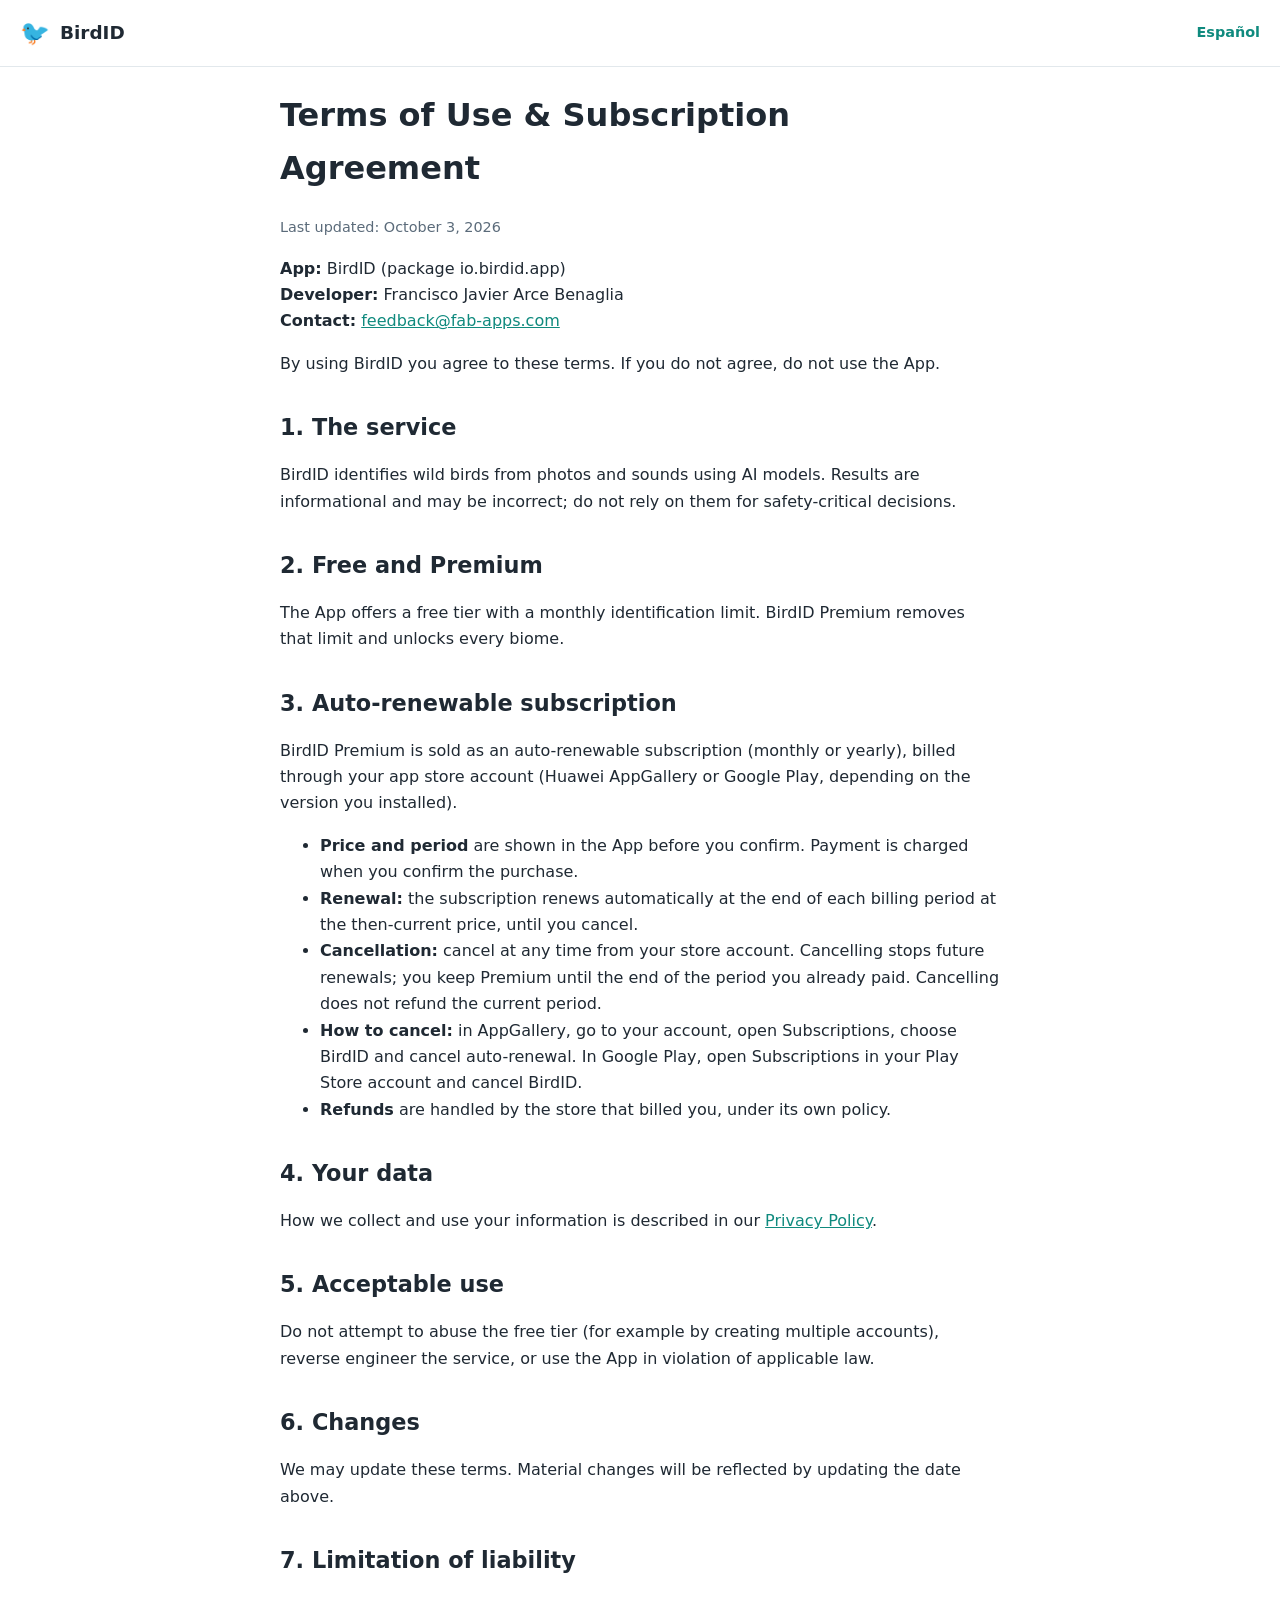
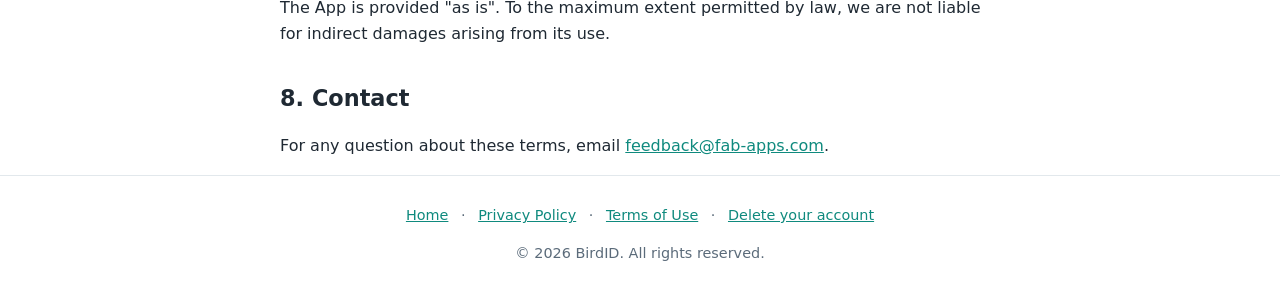
<file: terms.html>
<!DOCTYPE html>
<html lang="en">
<head>
  <meta charset="UTF-8" />
  <meta name="viewport" content="width=device-width, initial-scale=1.0" />
  <title>BirdID — Terms of Use &amp; Subscription Agreement</title>
  <link rel="stylesheet" href="style.css" />
</head>
<body>
  <header class="site-header">
    <a class="brand" href="index.html"><span class="logo">🐦</span> BirdID</a>
    <span class="lang-switch"><a href="es/terms.html">Español</a></span>
  </header>

  <main class="wrap">
    <h1>Terms of Use &amp; Subscription Agreement</h1>
    <p class="meta">Last updated: October 3, 2026</p>

    <p><strong>App:</strong> BirdID (package io.birdid.app)<br><strong>Developer:</strong> Francisco Javier Arce Benaglia<br><strong>Contact:</strong> <a href="mailto:feedback@fab-apps.com">feedback@fab-apps.com</a></p>

    <p>By using BirdID you agree to these terms. If you do not agree, do not use the App.</p>

    <h2>1. The service</h2>
    <p>BirdID identifies wild birds from photos and sounds using AI models. Results are informational and may be incorrect; do not rely on them for safety-critical decisions.</p>

    <h2>2. Free and Premium</h2>
    <p>The App offers a free tier with a monthly identification limit. BirdID Premium removes that limit and unlocks every biome.</p>

    <h2>3. Auto-renewable subscription</h2>
    <p>BirdID Premium is sold as an auto-renewable subscription (monthly or yearly), billed through your app store account (Huawei AppGallery or Google Play, depending on the version you installed).</p>
    <ul>
      <li><strong>Price and period</strong> are shown in the App before you confirm. Payment is charged when you confirm the purchase.</li>
      <li><strong>Renewal:</strong> the subscription renews automatically at the end of each billing period at the then-current price, until you cancel.</li>
      <li><strong>Cancellation:</strong> cancel at any time from your store account. Cancelling stops future renewals; you keep Premium until the end of the period you already paid. Cancelling does not refund the current period.</li>
      <li><strong>How to cancel:</strong> in AppGallery, go to your account, open Subscriptions, choose BirdID and cancel auto-renewal. In Google Play, open Subscriptions in your Play Store account and cancel BirdID.</li>
      <li><strong>Refunds</strong> are handled by the store that billed you, under its own policy.</li>
    </ul>

    <h2>4. Your data</h2>
    <p>How we collect and use your information is described in our <a href="privacy.html">Privacy Policy</a>.</p>

    <h2>5. Acceptable use</h2>
    <p>Do not attempt to abuse the free tier (for example by creating multiple accounts), reverse engineer the service, or use the App in violation of applicable law.</p>

    <h2>6. Changes</h2>
    <p>We may update these terms. Material changes will be reflected by updating the date above.</p>

    <h2>7. Limitation of liability</h2>
    <p>The App is provided "as is". To the maximum extent permitted by law, we are not liable for indirect damages arising from its use.</p>

    <h2>8. Contact</h2>
    <p>For any question about these terms, email <a href="mailto:feedback@fab-apps.com">feedback@fab-apps.com</a>.</p>
  </main>

  <footer class="site-footer">
    <div>
      <a href="index.html">Home</a> ·
      <a href="privacy.html">Privacy Policy</a> ·
      <a href="terms.html">Terms of Use</a> ·
      <a href="delete-account.html">Delete your account</a>
    </div>
    <p class="meta">© 2026 BirdID. All rights reserved.</p>
  </footer>
</body>
</html>
</file>
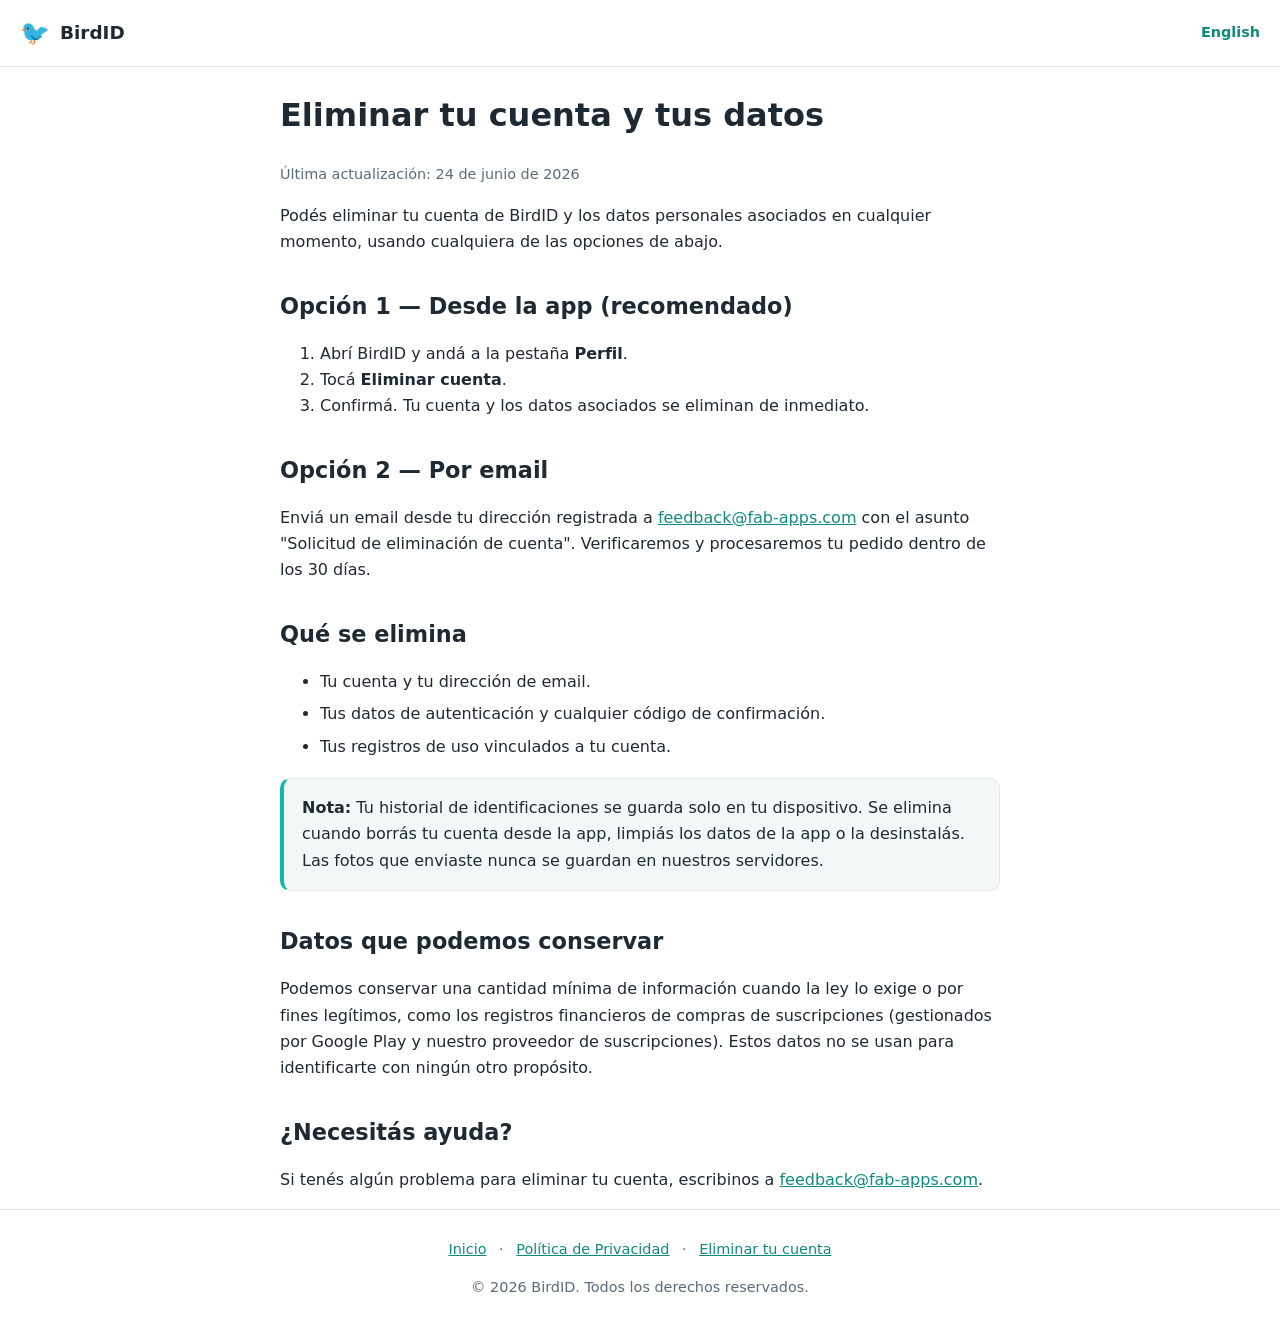
<file: es/delete-account.html>
<!DOCTYPE html>
<html lang="es">
<head>
  <meta charset="UTF-8" />
  <meta name="viewport" content="width=device-width, initial-scale=1.0" />
  <title>BirdID — Eliminar tu cuenta</title>
  <link rel="stylesheet" href="../style.css" />
</head>
<body>
  <header class="site-header">
    <a class="brand" href="index.html"><span class="logo">🐦</span> BirdID</a>
    <span class="lang-switch"><a href="../delete-account.html">English</a></span>
  </header>

  <main class="wrap">
    <h1>Eliminar tu cuenta y tus datos</h1>
    <p class="meta">Última actualización: 24 de junio de 2026</p>

    <p>Podés eliminar tu cuenta de BirdID y los datos personales asociados en cualquier momento, usando cualquiera de las opciones de abajo.</p>

    <h2>Opción 1 — Desde la app (recomendado)</h2>
    <ol class="tight">
      <li>Abrí BirdID y andá a la pestaña <strong>Perfil</strong>.</li>
      <li>Tocá <strong>Eliminar cuenta</strong>.</li>
      <li>Confirmá. Tu cuenta y los datos asociados se eliminan de inmediato.</li>
    </ol>

    <h2>Opción 2 — Por email</h2>
    <p>Enviá un email desde tu dirección registrada a
      <a href="mailto:feedback@fab-apps.com?subject=Solicitud%20de%20eliminaci%C3%B3n%20de%20cuenta">feedback@fab-apps.com</a>
      con el asunto "Solicitud de eliminación de cuenta". Verificaremos y procesaremos tu pedido dentro de los 30 días.</p>

    <h2>Qué se elimina</h2>
    <ul class="tight">
      <li>Tu cuenta y tu dirección de email.</li>
      <li>Tus datos de autenticación y cualquier código de confirmación.</li>
      <li>Tus registros de uso vinculados a tu cuenta.</li>
    </ul>
    <div class="card">
      <strong>Nota:</strong> Tu historial de identificaciones se guarda solo en tu dispositivo. Se elimina cuando borrás tu cuenta desde la app, limpiás los datos de la app o la desinstalás. Las fotos que enviaste nunca se guardan en nuestros servidores.
    </div>

    <h2>Datos que podemos conservar</h2>
    <p>Podemos conservar una cantidad mínima de información cuando la ley lo exige o por fines legítimos, como los registros financieros de compras de suscripciones (gestionados por Google Play y nuestro proveedor de suscripciones). Estos datos no se usan para identificarte con ningún otro propósito.</p>

    <h2>¿Necesitás ayuda?</h2>
    <p>Si tenés algún problema para eliminar tu cuenta, escribinos a <a href="mailto:feedback@fab-apps.com">feedback@fab-apps.com</a>.</p>
  </main>

  <footer class="site-footer">
    <div>
      <a href="index.html">Inicio</a> ·
      <a href="privacy.html">Política de Privacidad</a> ·
      <a href="delete-account.html">Eliminar tu cuenta</a>
    </div>
    <p class="meta">© 2026 BirdID. Todos los derechos reservados.</p>
  </footer>
</body>
</html>
</file>
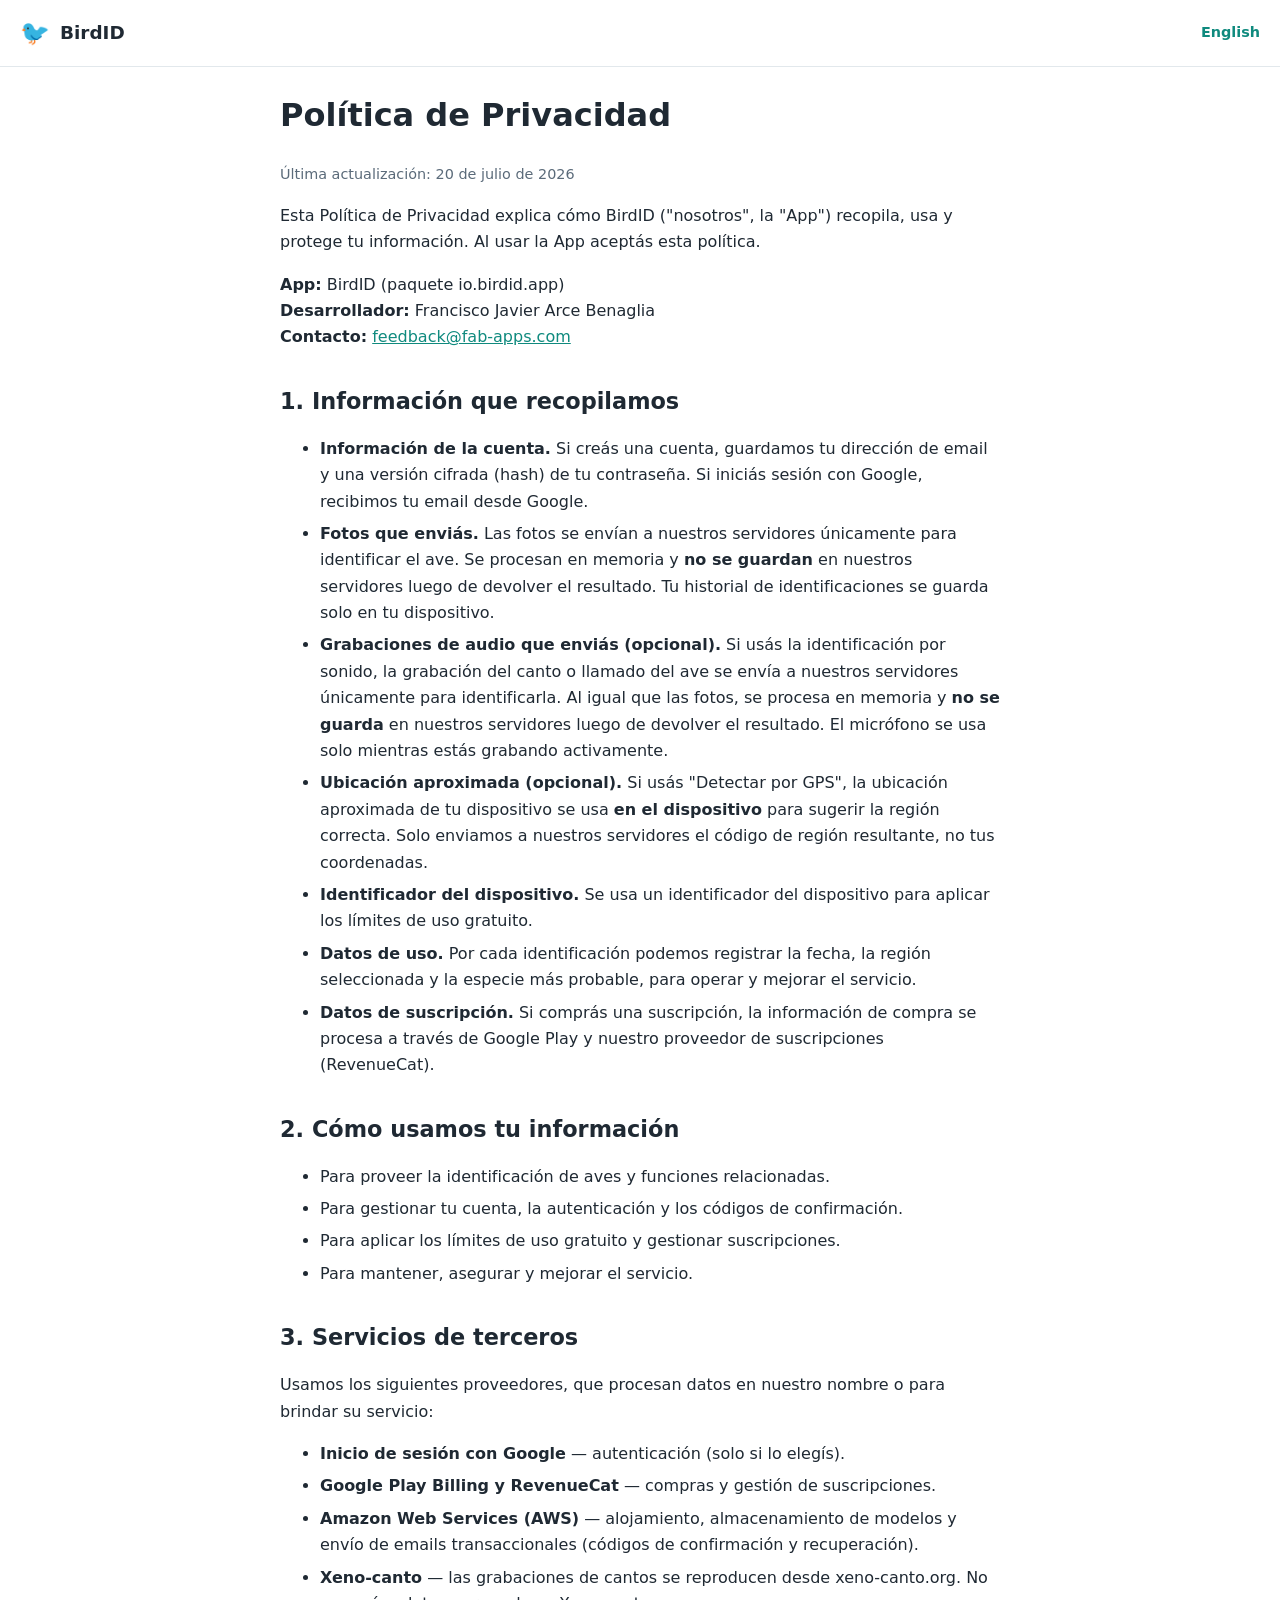
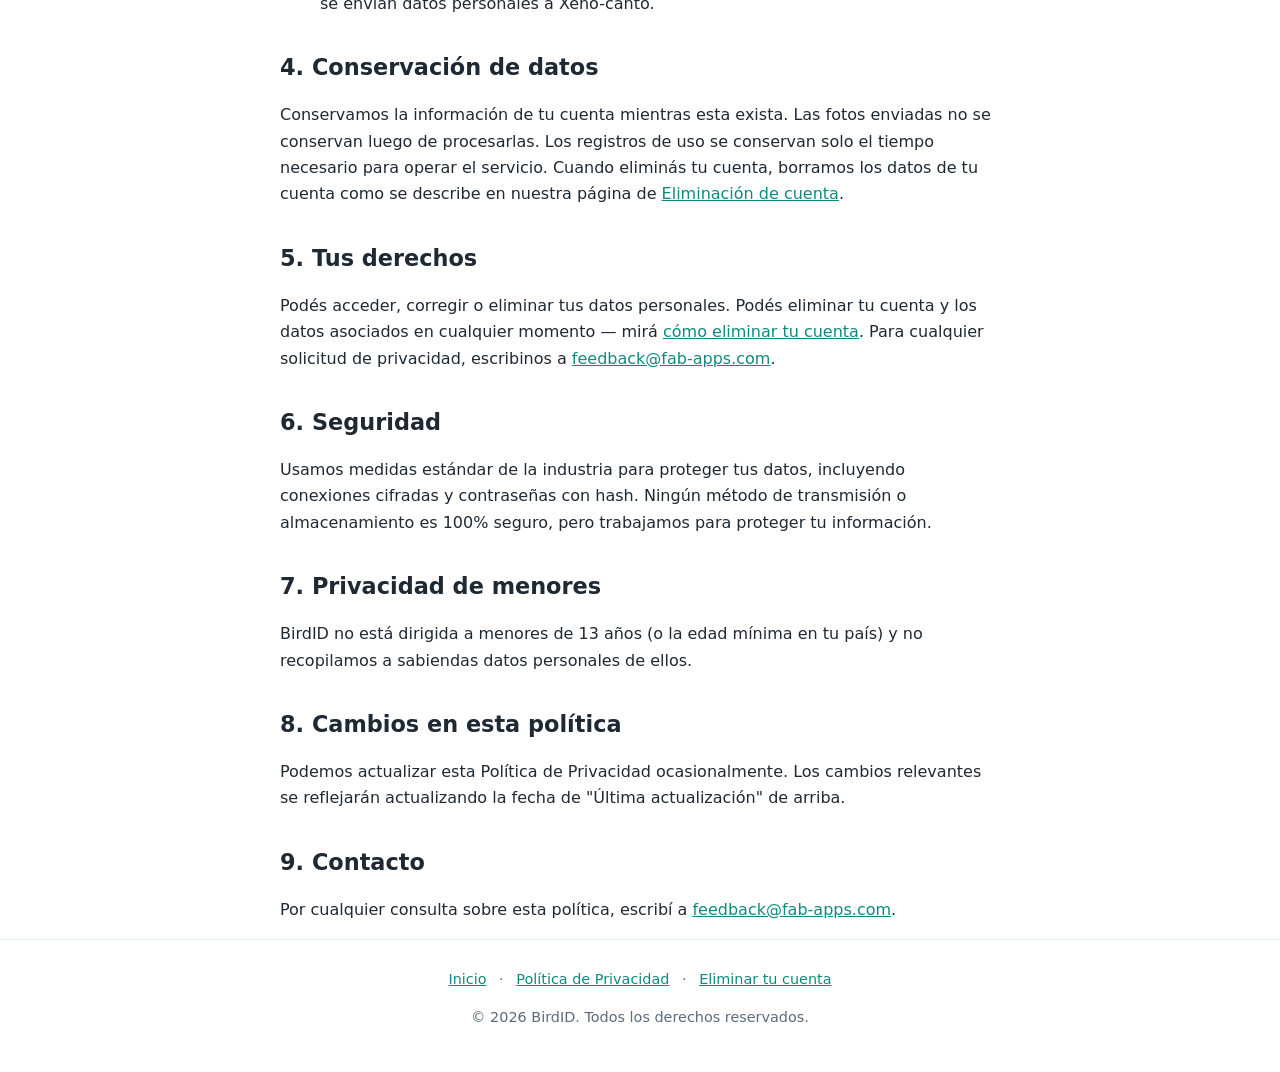
<file: es/privacy.html>
<!DOCTYPE html>
<html lang="es">
<head>
  <meta charset="UTF-8" />
  <meta name="viewport" content="width=device-width, initial-scale=1.0" />
  <title>BirdID — Política de Privacidad</title>
  <link rel="stylesheet" href="../style.css" />
</head>
<body>
  <header class="site-header">
    <a class="brand" href="index.html"><span class="logo">🐦</span> BirdID</a>
    <span class="lang-switch"><a href="../privacy.html">English</a></span>
  </header>

  <main class="wrap">
    <h1>Política de Privacidad</h1>
    <p class="meta">Última actualización: 20 de julio de 2026</p>

    <p>Esta Política de Privacidad explica cómo BirdID ("nosotros", la "App") recopila, usa y protege tu información. Al usar la App aceptás esta política.</p>
    <p><strong>App:</strong> BirdID (paquete io.birdid.app)<br><strong>Desarrollador:</strong> Francisco Javier Arce Benaglia<br><strong>Contacto:</strong> <a href="mailto:feedback@fab-apps.com">feedback@fab-apps.com</a></p>

    <h2>1. Información que recopilamos</h2>
    <ul class="tight">
      <li><strong>Información de la cuenta.</strong> Si creás una cuenta, guardamos tu dirección de email y una versión cifrada (hash) de tu contraseña. Si iniciás sesión con Google, recibimos tu email desde Google.</li>
      <li><strong>Fotos que enviás.</strong> Las fotos se envían a nuestros servidores únicamente para identificar el ave. Se procesan en memoria y <strong>no se guardan</strong> en nuestros servidores luego de devolver el resultado. Tu historial de identificaciones se guarda solo en tu dispositivo.</li>
      <li><strong>Grabaciones de audio que enviás (opcional).</strong> Si usás la identificación por sonido, la grabación del canto o llamado del ave se envía a nuestros servidores únicamente para identificarla. Al igual que las fotos, se procesa en memoria y <strong>no se guarda</strong> en nuestros servidores luego de devolver el resultado. El micrófono se usa solo mientras estás grabando activamente.</li>
      <li><strong>Ubicación aproximada (opcional).</strong> Si usás "Detectar por GPS", la ubicación aproximada de tu dispositivo se usa <strong>en el dispositivo</strong> para sugerir la región correcta. Solo enviamos a nuestros servidores el código de región resultante, no tus coordenadas.</li>
      <li><strong>Identificador del dispositivo.</strong> Se usa un identificador del dispositivo para aplicar los límites de uso gratuito.</li>
      <li><strong>Datos de uso.</strong> Por cada identificación podemos registrar la fecha, la región seleccionada y la especie más probable, para operar y mejorar el servicio.</li>
      <li><strong>Datos de suscripción.</strong> Si comprás una suscripción, la información de compra se procesa a través de Google Play y nuestro proveedor de suscripciones (RevenueCat).</li>
    </ul>

    <h2>2. Cómo usamos tu información</h2>
    <ul class="tight">
      <li>Para proveer la identificación de aves y funciones relacionadas.</li>
      <li>Para gestionar tu cuenta, la autenticación y los códigos de confirmación.</li>
      <li>Para aplicar los límites de uso gratuito y gestionar suscripciones.</li>
      <li>Para mantener, asegurar y mejorar el servicio.</li>
    </ul>

    <h2>3. Servicios de terceros</h2>
    <p>Usamos los siguientes proveedores, que procesan datos en nuestro nombre o para brindar su servicio:</p>
    <ul class="tight">
      <li><strong>Inicio de sesión con Google</strong> — autenticación (solo si lo elegís).</li>
      <li><strong>Google Play Billing y RevenueCat</strong> — compras y gestión de suscripciones.</li>
      <li><strong>Amazon Web Services (AWS)</strong> — alojamiento, almacenamiento de modelos y envío de emails transaccionales (códigos de confirmación y recuperación).</li>
      <li><strong>Xeno-canto</strong> — las grabaciones de cantos se reproducen desde xeno-canto.org. No se envían datos personales a Xeno-canto.</li>
    </ul>

    <h2>4. Conservación de datos</h2>
    <p>Conservamos la información de tu cuenta mientras esta exista. Las fotos enviadas no se conservan luego de procesarlas. Los registros de uso se conservan solo el tiempo necesario para operar el servicio. Cuando eliminás tu cuenta, borramos los datos de tu cuenta como se describe en nuestra página de <a href="delete-account.html">Eliminación de cuenta</a>.</p>

    <h2>5. Tus derechos</h2>
    <p>Podés acceder, corregir o eliminar tus datos personales. Podés eliminar tu cuenta y los datos asociados en cualquier momento — mirá <a href="delete-account.html">cómo eliminar tu cuenta</a>. Para cualquier solicitud de privacidad, escribinos a <a href="mailto:feedback@fab-apps.com">feedback@fab-apps.com</a>.</p>

    <h2>6. Seguridad</h2>
    <p>Usamos medidas estándar de la industria para proteger tus datos, incluyendo conexiones cifradas y contraseñas con hash. Ningún método de transmisión o almacenamiento es 100% seguro, pero trabajamos para proteger tu información.</p>

    <h2>7. Privacidad de menores</h2>
    <p>BirdID no está dirigida a menores de 13 años (o la edad mínima en tu país) y no recopilamos a sabiendas datos personales de ellos.</p>

    <h2>8. Cambios en esta política</h2>
    <p>Podemos actualizar esta Política de Privacidad ocasionalmente. Los cambios relevantes se reflejarán actualizando la fecha de "Última actualización" de arriba.</p>

    <h2>9. Contacto</h2>
    <p>Por cualquier consulta sobre esta política, escribí a <a href="mailto:feedback@fab-apps.com">feedback@fab-apps.com</a>.</p>
  </main>

  <footer class="site-footer">
    <div>
      <a href="index.html">Inicio</a> ·
      <a href="privacy.html">Política de Privacidad</a> ·
      <a href="delete-account.html">Eliminar tu cuenta</a>
    </div>
    <p class="meta">© 2026 BirdID. Todos los derechos reservados.</p>
  </footer>
</body>
</html>
</file>
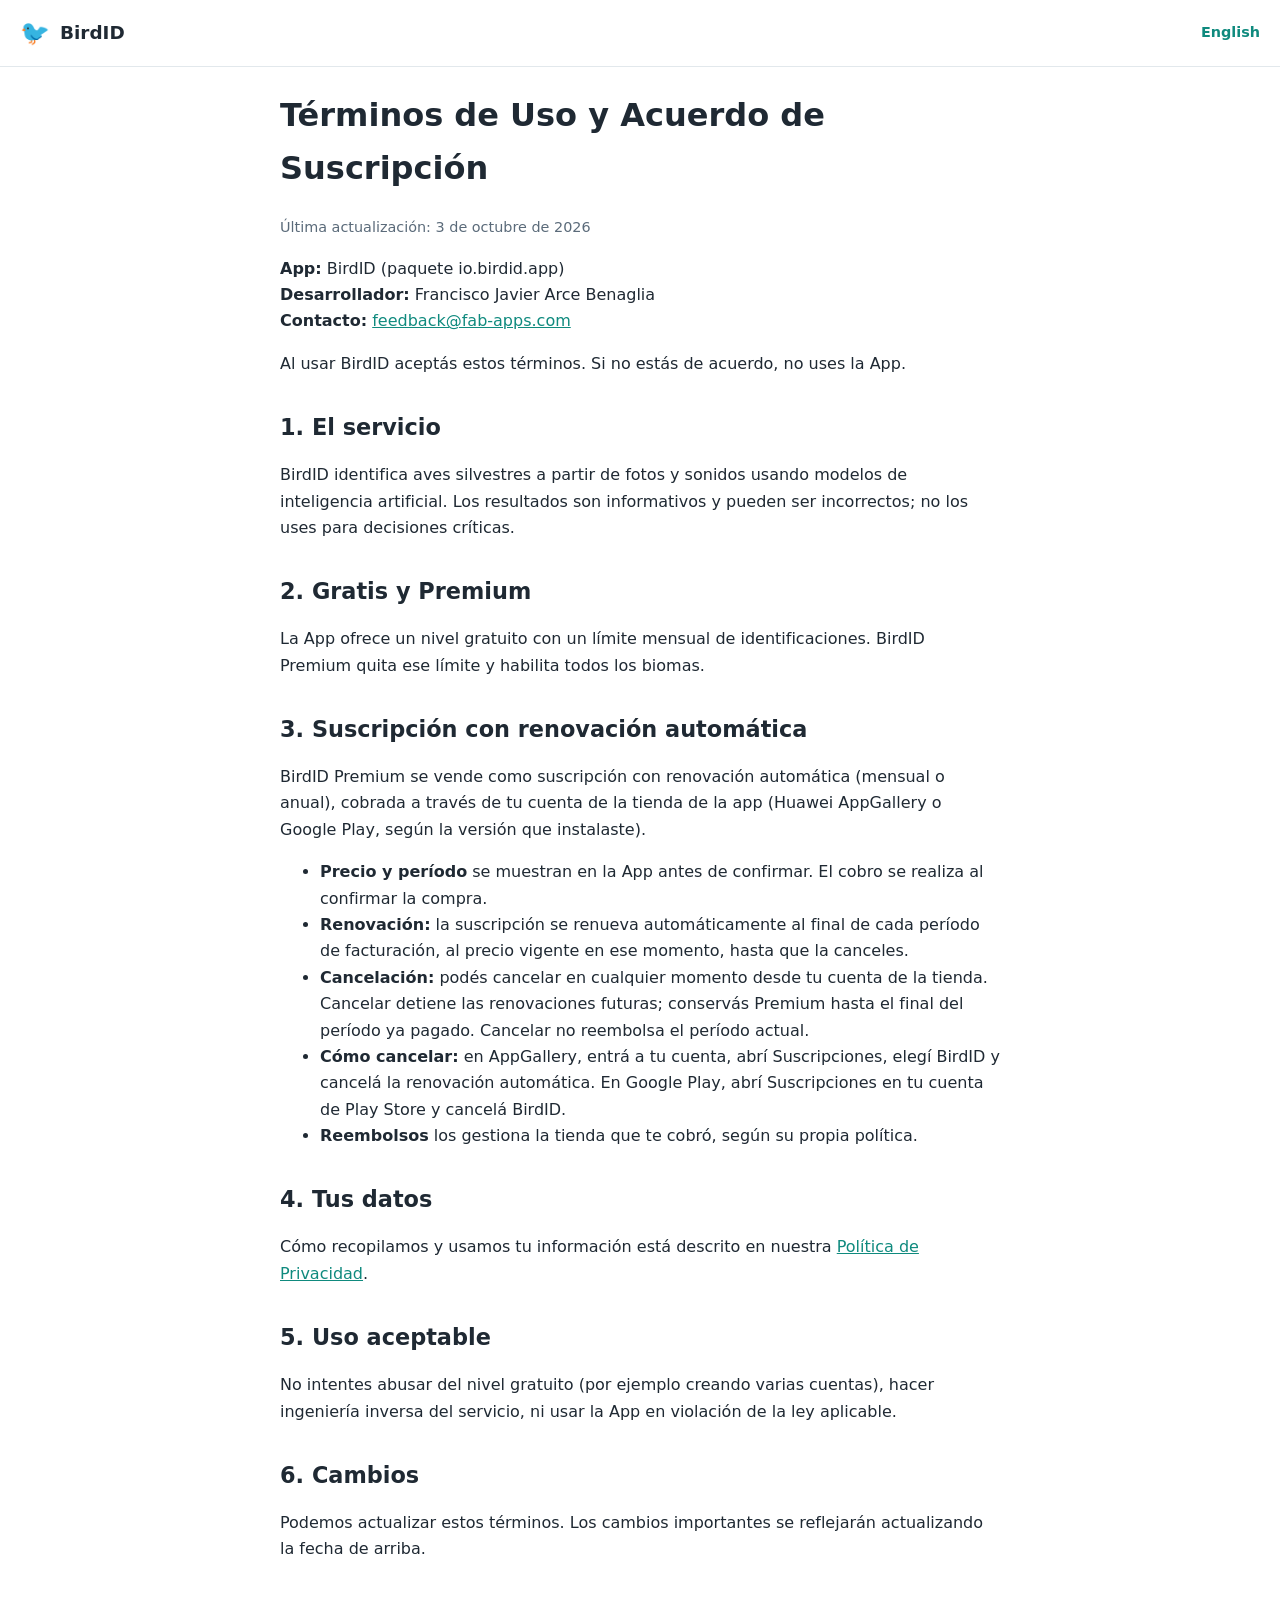
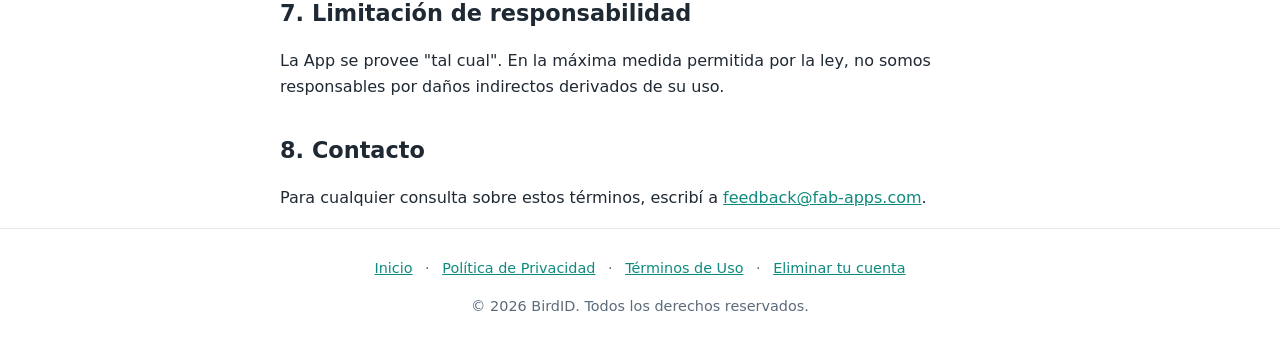
<file: es/terms.html>
<!DOCTYPE html>
<html lang="es">
<head>
  <meta charset="UTF-8" />
  <meta name="viewport" content="width=device-width, initial-scale=1.0" />
  <title>BirdID — Términos de Uso y Acuerdo de Suscripción</title>
  <link rel="stylesheet" href="../style.css" />
</head>
<body>
  <header class="site-header">
    <a class="brand" href="index.html"><span class="logo">🐦</span> BirdID</a>
    <span class="lang-switch"><a href="../terms.html">English</a></span>
  </header>

  <main class="wrap">
    <h1>Términos de Uso y Acuerdo de Suscripción</h1>
    <p class="meta">Última actualización: 3 de octubre de 2026</p>

    <p><strong>App:</strong> BirdID (paquete io.birdid.app)<br><strong>Desarrollador:</strong> Francisco Javier Arce Benaglia<br><strong>Contacto:</strong> <a href="mailto:feedback@fab-apps.com">feedback@fab-apps.com</a></p>

    <p>Al usar BirdID aceptás estos términos. Si no estás de acuerdo, no uses la App.</p>

    <h2>1. El servicio</h2>
    <p>BirdID identifica aves silvestres a partir de fotos y sonidos usando modelos de inteligencia artificial. Los resultados son informativos y pueden ser incorrectos; no los uses para decisiones críticas.</p>

    <h2>2. Gratis y Premium</h2>
    <p>La App ofrece un nivel gratuito con un límite mensual de identificaciones. BirdID Premium quita ese límite y habilita todos los biomas.</p>

    <h2>3. Suscripción con renovación automática</h2>
    <p>BirdID Premium se vende como suscripción con renovación automática (mensual o anual), cobrada a través de tu cuenta de la tienda de la app (Huawei AppGallery o Google Play, según la versión que instalaste).</p>
    <ul>
      <li><strong>Precio y período</strong> se muestran en la App antes de confirmar. El cobro se realiza al confirmar la compra.</li>
      <li><strong>Renovación:</strong> la suscripción se renueva automáticamente al final de cada período de facturación, al precio vigente en ese momento, hasta que la canceles.</li>
      <li><strong>Cancelación:</strong> podés cancelar en cualquier momento desde tu cuenta de la tienda. Cancelar detiene las renovaciones futuras; conservás Premium hasta el final del período ya pagado. Cancelar no reembolsa el período actual.</li>
      <li><strong>Cómo cancelar:</strong> en AppGallery, entrá a tu cuenta, abrí Suscripciones, elegí BirdID y cancelá la renovación automática. En Google Play, abrí Suscripciones en tu cuenta de Play Store y cancelá BirdID.</li>
      <li><strong>Reembolsos</strong> los gestiona la tienda que te cobró, según su propia política.</li>
    </ul>

    <h2>4. Tus datos</h2>
    <p>Cómo recopilamos y usamos tu información está descrito en nuestra <a href="privacy.html">Política de Privacidad</a>.</p>

    <h2>5. Uso aceptable</h2>
    <p>No intentes abusar del nivel gratuito (por ejemplo creando varias cuentas), hacer ingeniería inversa del servicio, ni usar la App en violación de la ley aplicable.</p>

    <h2>6. Cambios</h2>
    <p>Podemos actualizar estos términos. Los cambios importantes se reflejarán actualizando la fecha de arriba.</p>

    <h2>7. Limitación de responsabilidad</h2>
    <p>La App se provee "tal cual". En la máxima medida permitida por la ley, no somos responsables por daños indirectos derivados de su uso.</p>

    <h2>8. Contacto</h2>
    <p>Para cualquier consulta sobre estos términos, escribí a <a href="mailto:feedback@fab-apps.com">feedback@fab-apps.com</a>.</p>
  </main>

  <footer class="site-footer">
    <div>
      <a href="index.html">Inicio</a> ·
      <a href="privacy.html">Política de Privacidad</a> ·
      <a href="terms.html">Términos de Uso</a> ·
      <a href="delete-account.html">Eliminar tu cuenta</a>
    </div>
    <p class="meta">© 2026 BirdID. Todos los derechos reservados.</p>
  </footer>
</body>
</html>
</file>
<file: style.css>
/* BirdID — landing & legal pages */
:root {
  --teal: #14b8a6;
  --teal-dark: #0f8a7e;
  --ink: #1f2933;
  --muted: #5b6b7a;
  --bg: #ffffff;
  --bg-soft: #f4f7f8;
  --border: #e2e8ec;
  --maxw: 760px;
}

* { box-sizing: border-box; }

html { -webkit-text-size-adjust: 100%; }

body {
  margin: 0;
  font-family: system-ui, -apple-system, "Segoe UI", Roboto, Helvetica, Arial, sans-serif;
  color: var(--ink);
  background: var(--bg);
  line-height: 1.65;
}

a { color: var(--teal-dark); }
a:hover { color: var(--teal); }

.wrap { max-width: var(--maxw); margin: 0 auto; padding: 0 20px; }

/* Header */
.site-header {
  display: flex;
  align-items: center;
  justify-content: space-between;
  padding: 18px 20px;
  border-bottom: 1px solid var(--border);
}
.brand {
  display: flex;
  align-items: center;
  gap: 10px;
  font-weight: 700;
  font-size: 1.15rem;
  color: var(--ink);
  text-decoration: none;
}
.brand .logo { font-size: 1.5rem; line-height: 1; }
.lang-switch { font-size: 0.9rem; }
.lang-switch a { text-decoration: none; font-weight: 600; }

/* Hero */
.hero {
  background: linear-gradient(135deg, var(--teal) 0%, var(--teal-dark) 100%);
  color: #ffffff;
  text-align: center;
  padding: 64px 20px;
}
.hero h1 { font-size: 2.2rem; margin: 0 0 12px; }
.hero p { font-size: 1.15rem; margin: 0 auto; max-width: 520px; opacity: 0.95; }
.hero .emoji { font-size: 3rem; display: block; margin-bottom: 8px; }

/* Sections */
main { padding: 40px 0 64px; }
section { margin-bottom: 36px; }
h2 { font-size: 1.4rem; margin: 32px 0 12px; }
h3 { font-size: 1.1rem; margin: 22px 0 8px; }
.lead { font-size: 1.1rem; color: var(--muted); }

/* Feature list */
.features {
  list-style: none;
  padding: 0;
  margin: 24px 0;
  display: grid;
  gap: 14px;
}
.features li {
  background: var(--bg-soft);
  border: 1px solid var(--border);
  border-radius: 12px;
  padding: 16px 18px;
}
.features li strong { display: block; margin-bottom: 2px; }

/* Cards / callouts */
.card {
  background: var(--bg-soft);
  border: 1px solid var(--border);
  border-left: 4px solid var(--teal);
  border-radius: 10px;
  padding: 16px 18px;
  margin: 18px 0;
}

.btn {
  display: inline-block;
  background: var(--teal);
  color: #fff;
  text-decoration: none;
  font-weight: 600;
  padding: 12px 22px;
  border-radius: 24px;
  margin-top: 8px;
}
.btn:hover { background: var(--teal-dark); color: #fff; }

.meta { color: var(--muted); font-size: 0.9rem; }

/* Footer */
.site-footer {
  border-top: 1px solid var(--border);
  padding: 28px 20px;
  text-align: center;
  color: var(--muted);
  font-size: 0.9rem;
}
.site-footer a { margin: 0 8px; }

ul.tight li { margin-bottom: 6px; }
code { background: var(--bg-soft); padding: 1px 6px; border-radius: 4px; }

/* Biomes coverage table */
.table-wrap { overflow-x: auto; margin: 20px 0; }
.biomes {
  width: 100%;
  border-collapse: collapse;
  font-size: 0.95rem;
  min-width: 420px;
}
.biomes th, .biomes td {
  text-align: left;
  padding: 10px 14px;
  border-bottom: 1px solid var(--border);
}
.biomes thead th {
  background: var(--bg-soft);
  font-weight: 700;
  white-space: nowrap;
}
.biomes td.center, .biomes th.center { text-align: center; }
.biomes tbody tr:hover { background: var(--bg-soft); }
.biomes .region {
  background: var(--bg-soft);
  font-weight: 700;
  color: var(--muted);
  font-size: 0.85rem;
  text-transform: uppercase;
  letter-spacing: 0.03em;
}
.yes { color: var(--teal-dark); font-weight: 700; }
.no  { color: var(--border); }
</file>
